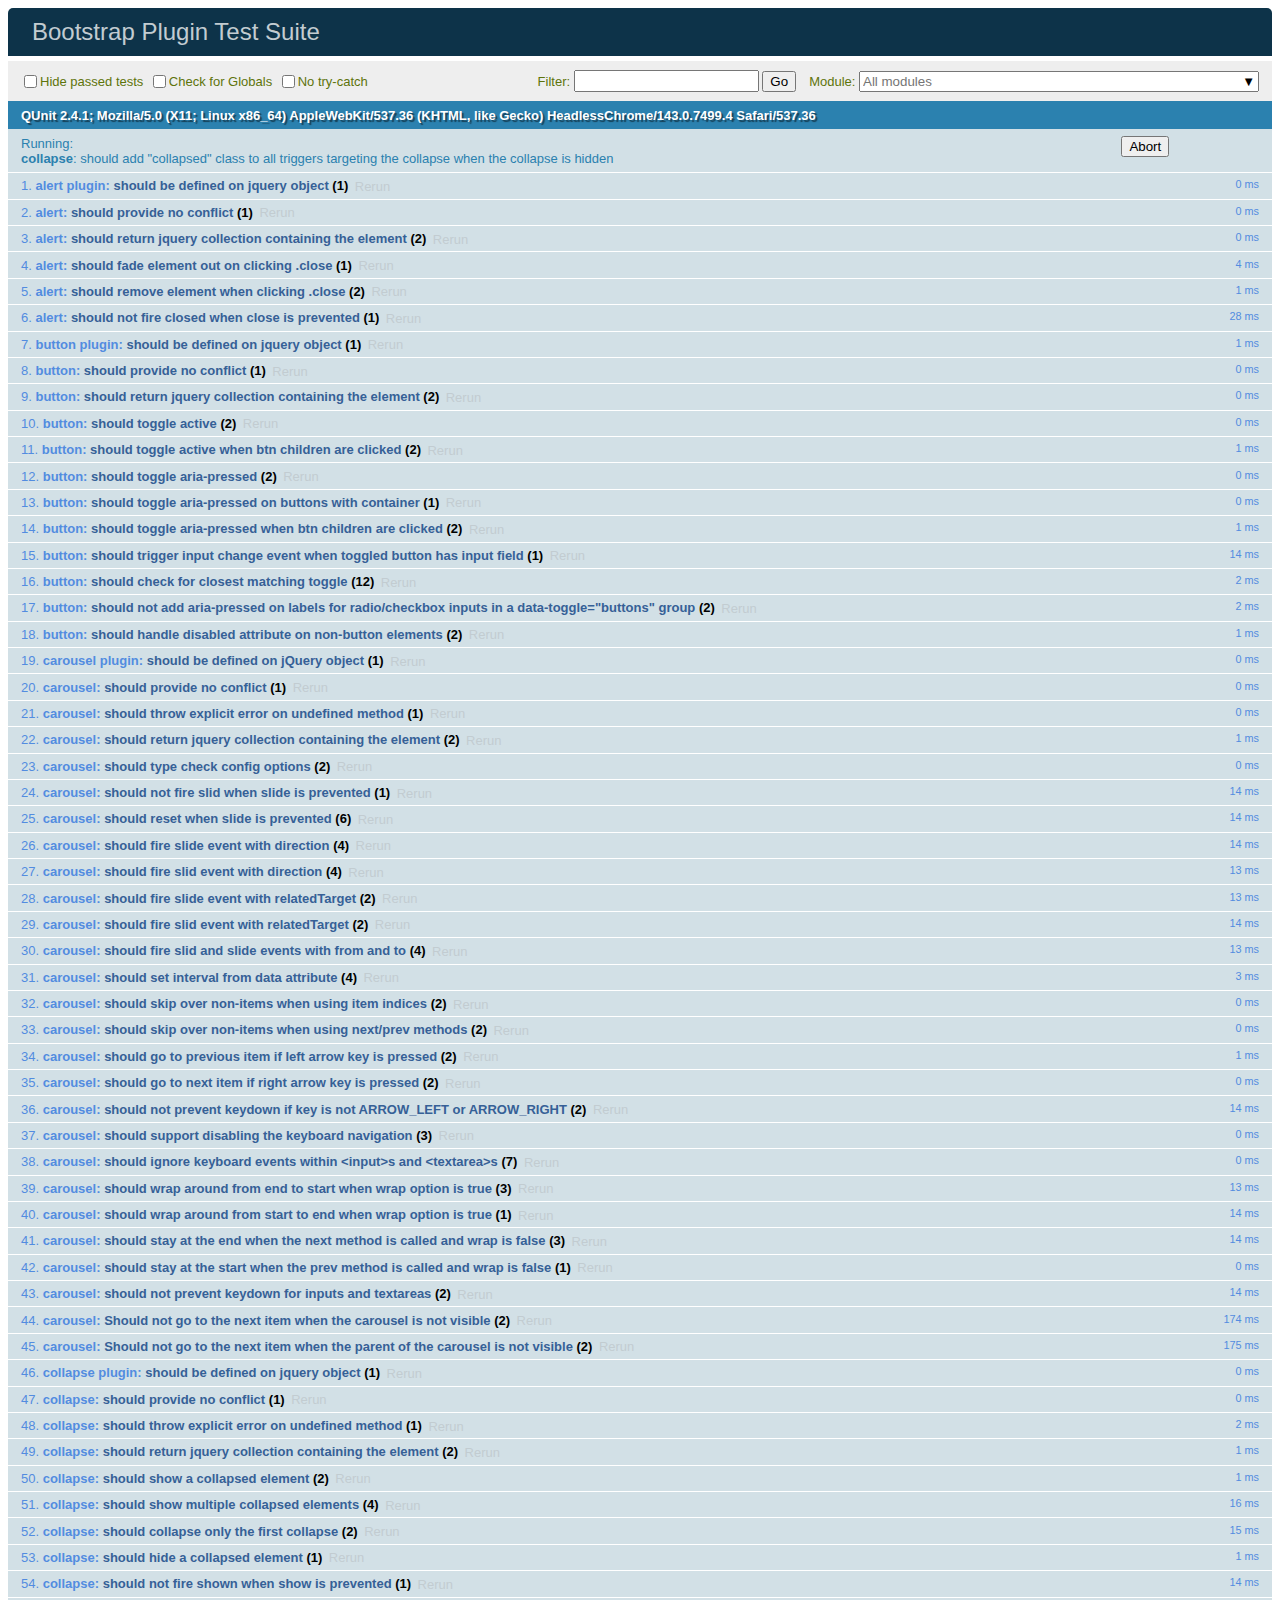
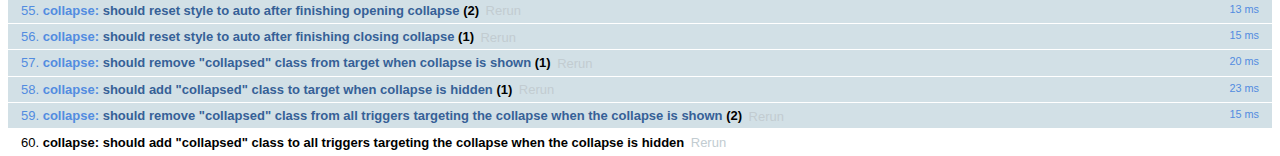
<file: bootstrap-4.0.0 2/js/tests/index.html>
<!doctype html>
<html lang="en">
  <head>
    <meta charset="utf-8">
    <meta name="viewport" content="width=device-width, initial-scale=1, shrink-to-fit=no">
    <title>Bootstrap Plugin Test Suite</title>

    <!-- jQuery -->
    <script>
      (function () {
        var path = '../../assets/js/vendor/jquery-slim.min.js'
        // get jquery param from the query string.
        var jQueryVersion = location.search.match(/[?&]jquery=(.*?)(?=&|$)/)

        // If a version was specified, use that version from our vendor folder
        if (jQueryVersion) {
          path = 'vendor/jquery-' + jQueryVersion[1] + '.min.js'
        }
        document.write('<script src="' + path + '"><\/script>')
      }())
    </script>
    <script src="../../assets/js/vendor/popper.min.js"></script>

    <!-- QUnit -->
    <link rel="stylesheet" href="vendor/qunit.css" media="screen">
    <script src="vendor/qunit.js"></script>

    <script>
      // Disable jQuery event aliases to ensure we don't accidentally use any of them
      [
        'blur',
        'focus',
        'focusin',
        'focusout',
        'resize',
        'scroll',
        'click',
        'dblclick',
        'mousedown',
        'mouseup',
        'mousemove',
        'mouseover',
        'mouseout',
        'mouseenter',
        'mouseleave',
        'change',
        'select',
        'submit',
        'keydown',
        'keypress',
        'keyup',
        'contextmenu'
      ].forEach(function(eventAlias) {
        $.fn[eventAlias] = function() {
          throw new Error('Using the ".' + eventAlias + '()" method is not allowed, so that Bootstrap can be compatible with custom jQuery builds which exclude the "event aliases" module that defines said method. See https://github.com/twbs/bootstrap/blob/master/CONTRIBUTING.md#js')
        }
      })

      // Require assert.expect in each test
      QUnit.config.requireExpects = true

      // See https://github.com/axemclion/grunt-saucelabs#test-result-details-with-qunit
      var log = []
      var testName

      QUnit.done(function(testResults) {
        var tests = []
        for (var i = 0; i < log.length; i++) {
          var details = log[i]
          tests.push({
            name: details.name,
            result: details.result,
            expected: details.expected,
            actual: details.actual,
            source: details.source
          })
        }
        testResults.tests = tests

        window.global_test_results = testResults
      })

      QUnit.testStart(function(testDetails) {
        QUnit.log(function(details) {
          if (!details.result) {
            details.name = testDetails.name
            log.push(details)
          }
        })
      })

      // Display fixture on-screen on iOS to avoid false positives
      // See https://github.com/twbs/bootstrap/pull/15955
      if (/iPhone|iPad|iPod/.test(navigator.userAgent)) {
        QUnit.begin(function() {
          $('#qunit-fixture').css({ top: 0, left: 0 })
        })

        QUnit.done(function() {
          $('#qunit-fixture').css({ top: '', left: '' })
        })
      }
    </script>

    <!-- Transpiled Plugins -->
    <script src="../dist/util.js"></script>
    <script src="../dist/alert.js"></script>
    <script src="../dist/button.js"></script>
    <script src="../dist/carousel.js"></script>
    <script src="../dist/collapse.js"></script>
    <script src="../dist/dropdown.js"></script>
    <script src="../dist/modal.js"></script>
    <script src="../dist/scrollspy.js"></script>
    <script src="../dist/tab.js"></script>
    <script src="../dist/tooltip.js"></script>
    <script src="../dist/popover.js"></script>

    <!-- Unit Tests -->
    <script src="unit/alert.js"></script>
    <script src="unit/button.js"></script>
    <script src="unit/carousel.js"></script>
    <script src="unit/collapse.js"></script>
    <script src="unit/dropdown.js"></script>
    <script src="unit/modal.js"></script>
    <script src="unit/scrollspy.js"></script>
    <script src="unit/tab.js"></script>
    <script src="unit/tooltip.js"></script>
    <script src="unit/popover.js"></script>
    <script src="unit/util.js"></script>
  </head>
  <body>
    <div id="qunit-container">
      <div id="qunit"></div>
      <div id="qunit-fixture"></div>
    </div>
  </body>
</html>
</file>
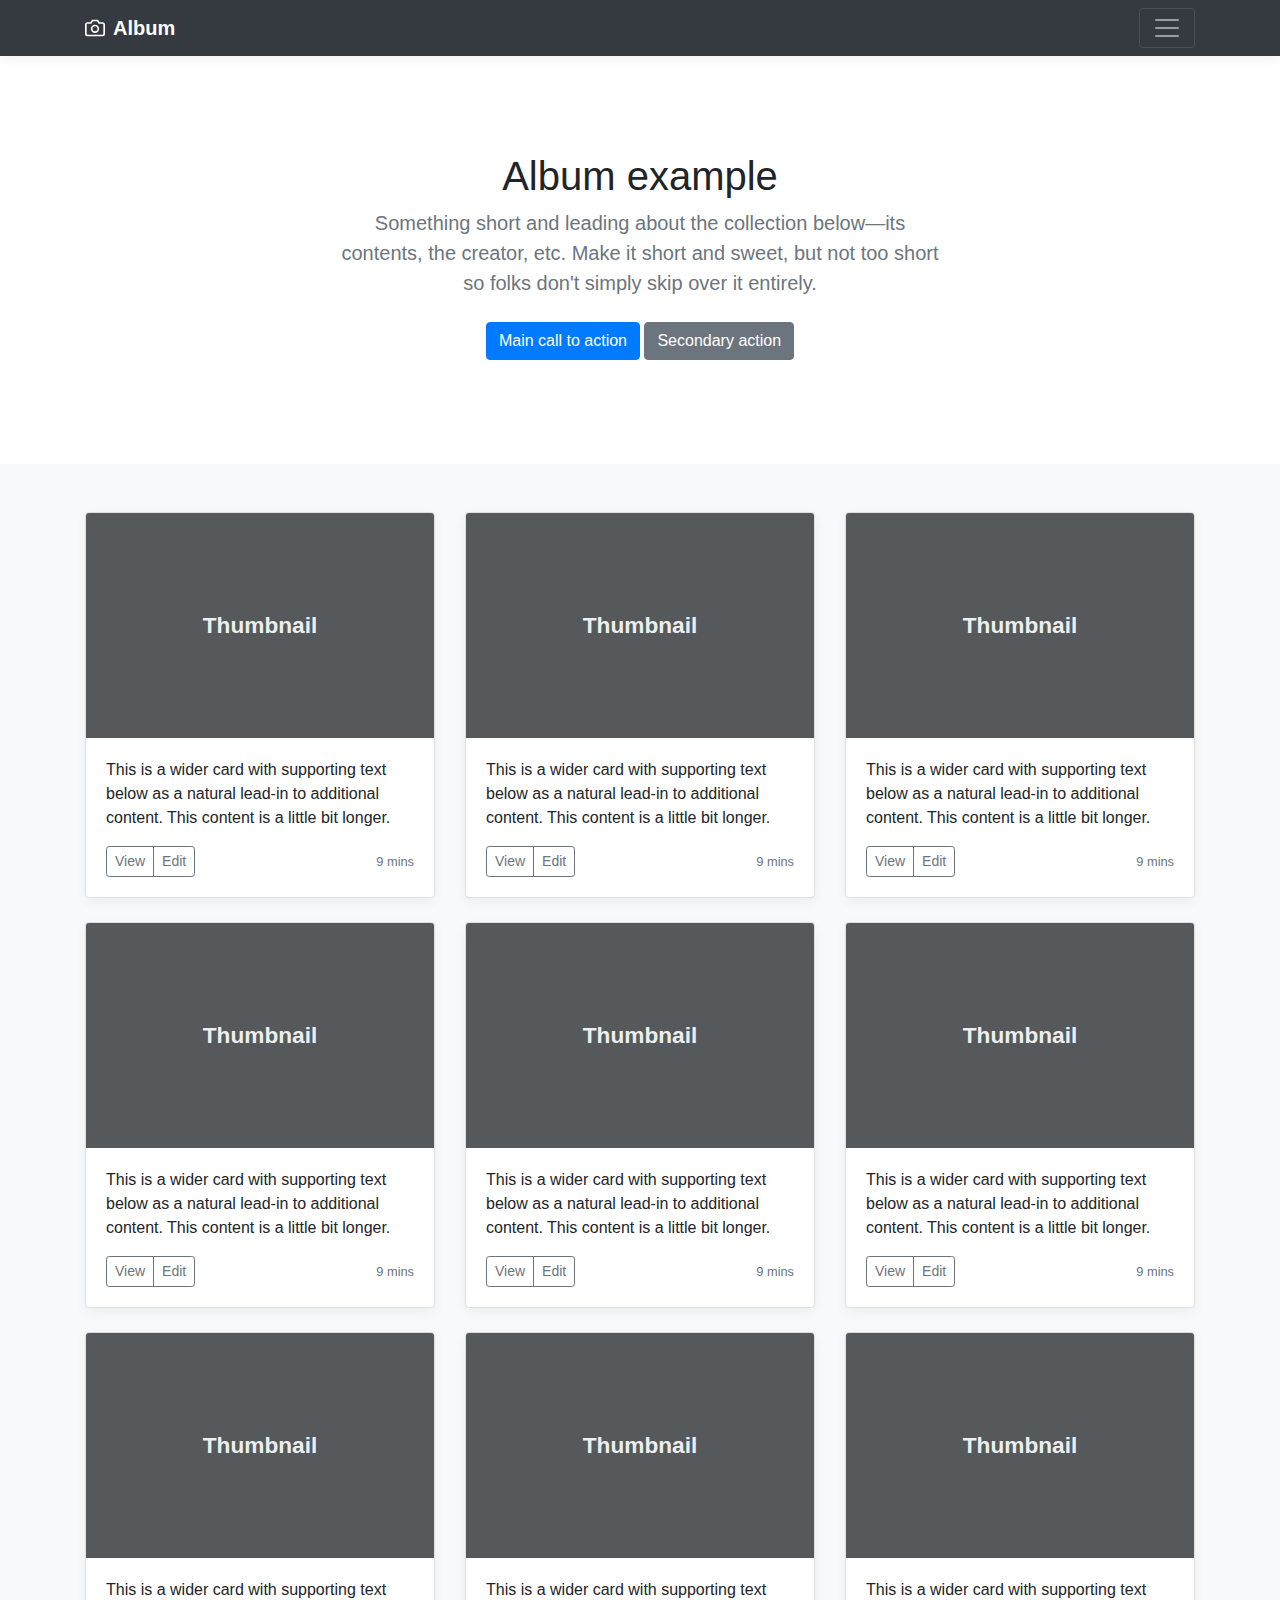
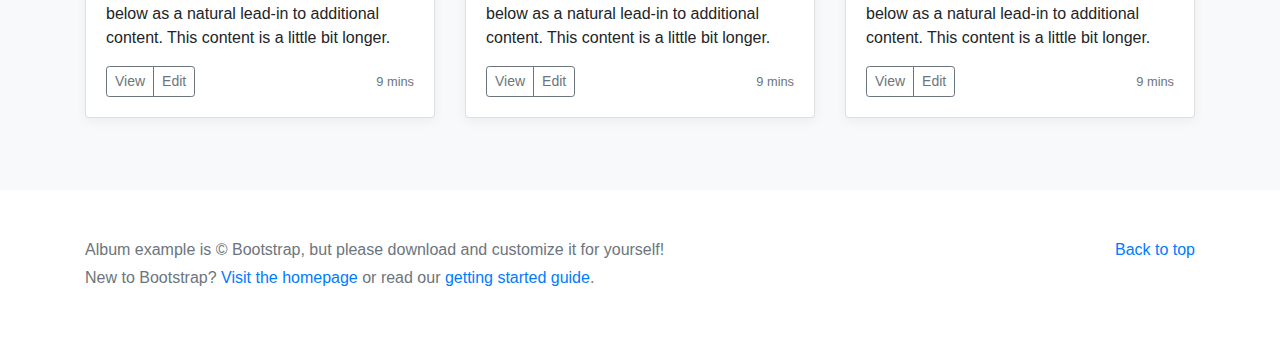
<file: bootstrap-4.0.0 2/docs/4.0/examples/album/index.html>
<!doctype html>
<html lang="en">
  <head>
    <meta charset="utf-8">
    <meta name="viewport" content="width=device-width, initial-scale=1, shrink-to-fit=no">
    <meta name="description" content="">
    <meta name="author" content="">
    <link rel="icon" href="../../../../favicon.ico">

    <title>Album example for Bootstrap</title>

    <!-- Bootstrap core CSS -->
    <link href="../../../../dist/css/bootstrap.min.css" rel="stylesheet">

    <!-- Custom styles for this template -->
    <link href="album.css" rel="stylesheet">
  </head>

  <body>

    <header>
      <div class="collapse bg-dark" id="navbarHeader">
        <div class="container">
          <div class="row">
            <div class="col-sm-8 col-md-7 py-4">
              <h4 class="text-white">About</h4>
              <p class="text-muted">Add some information about the album below, the author, or any other background context. Make it a few sentences long so folks can pick up some informative tidbits. Then, link them off to some social networking sites or contact information.</p>
            </div>
            <div class="col-sm-4 offset-md-1 py-4">
              <h4 class="text-white">Contact</h4>
              <ul class="list-unstyled">
                <li><a href="#" class="text-white">Follow on Twitter</a></li>
                <li><a href="#" class="text-white">Like on Facebook</a></li>
                <li><a href="#" class="text-white">Email me</a></li>
              </ul>
            </div>
          </div>
        </div>
      </div>
      <div class="navbar navbar-dark bg-dark box-shadow">
        <div class="container d-flex justify-content-between">
          <a href="#" class="navbar-brand d-flex align-items-center">
            <svg xmlns="http://www.w3.org/2000/svg" width="20" height="20" viewBox="0 0 24 24" fill="none" stroke="currentColor" stroke-width="2" stroke-linecap="round" stroke-linejoin="round" class="mr-2"><path d="M23 19a2 2 0 0 1-2 2H3a2 2 0 0 1-2-2V8a2 2 0 0 1 2-2h4l2-3h6l2 3h4a2 2 0 0 1 2 2z"></path><circle cx="12" cy="13" r="4"></circle></svg>
            <strong>Album</strong>
          </a>
          <button class="navbar-toggler" type="button" data-toggle="collapse" data-target="#navbarHeader" aria-controls="navbarHeader" aria-expanded="false" aria-label="Toggle navigation">
            <span class="navbar-toggler-icon"></span>
          </button>
        </div>
      </div>
    </header>

    <main role="main">

      <section class="jumbotron text-center">
        <div class="container">
          <h1 class="jumbotron-heading">Album example</h1>
          <p class="lead text-muted">Something short and leading about the collection below—its contents, the creator, etc. Make it short and sweet, but not too short so folks don't simply skip over it entirely.</p>
          <p>
            <a href="#" class="btn btn-primary my-2">Main call to action</a>
            <a href="#" class="btn btn-secondary my-2">Secondary action</a>
          </p>
        </div>
      </section>

      <div class="album py-5 bg-light">
        <div class="container">

          <div class="row">
            <div class="col-md-4">
              <div class="card mb-4 box-shadow">
                <img class="card-img-top" data-src="holder.js/100px225?theme=thumb&bg=55595c&fg=eceeef&text=Thumbnail" alt="Card image cap">
                <div class="card-body">
                  <p class="card-text">This is a wider card with supporting text below as a natural lead-in to additional content. This content is a little bit longer.</p>
                  <div class="d-flex justify-content-between align-items-center">
                    <div class="btn-group">
                      <button type="button" class="btn btn-sm btn-outline-secondary">View</button>
                      <button type="button" class="btn btn-sm btn-outline-secondary">Edit</button>
                    </div>
                    <small class="text-muted">9 mins</small>
                  </div>
                </div>
              </div>
            </div>
            <div class="col-md-4">
              <div class="card mb-4 box-shadow">
                <img class="card-img-top" data-src="holder.js/100px225?theme=thumb&bg=55595c&fg=eceeef&text=Thumbnail" alt="Card image cap">
                <div class="card-body">
                  <p class="card-text">This is a wider card with supporting text below as a natural lead-in to additional content. This content is a little bit longer.</p>
                  <div class="d-flex justify-content-between align-items-center">
                    <div class="btn-group">
                      <button type="button" class="btn btn-sm btn-outline-secondary">View</button>
                      <button type="button" class="btn btn-sm btn-outline-secondary">Edit</button>
                    </div>
                    <small class="text-muted">9 mins</small>
                  </div>
                </div>
              </div>
            </div>
            <div class="col-md-4">
              <div class="card mb-4 box-shadow">
                <img class="card-img-top" data-src="holder.js/100px225?theme=thumb&bg=55595c&fg=eceeef&text=Thumbnail" alt="Card image cap">
                <div class="card-body">
                  <p class="card-text">This is a wider card with supporting text below as a natural lead-in to additional content. This content is a little bit longer.</p>
                  <div class="d-flex justify-content-between align-items-center">
                    <div class="btn-group">
                      <button type="button" class="btn btn-sm btn-outline-secondary">View</button>
                      <button type="button" class="btn btn-sm btn-outline-secondary">Edit</button>
                    </div>
                    <small class="text-muted">9 mins</small>
                  </div>
                </div>
              </div>
            </div>

            <div class="col-md-4">
              <div class="card mb-4 box-shadow">
                <img class="card-img-top" data-src="holder.js/100px225?theme=thumb&bg=55595c&fg=eceeef&text=Thumbnail" alt="Card image cap">
                <div class="card-body">
                  <p class="card-text">This is a wider card with supporting text below as a natural lead-in to additional content. This content is a little bit longer.</p>
                  <div class="d-flex justify-content-between align-items-center">
                    <div class="btn-group">
                      <button type="button" class="btn btn-sm btn-outline-secondary">View</button>
                      <button type="button" class="btn btn-sm btn-outline-secondary">Edit</button>
                    </div>
                    <small class="text-muted">9 mins</small>
                  </div>
                </div>
              </div>
            </div>
            <div class="col-md-4">
              <div class="card mb-4 box-shadow">
                <img class="card-img-top" data-src="holder.js/100px225?theme=thumb&bg=55595c&fg=eceeef&text=Thumbnail" alt="Card image cap">
                <div class="card-body">
                  <p class="card-text">This is a wider card with supporting text below as a natural lead-in to additional content. This content is a little bit longer.</p>
                  <div class="d-flex justify-content-between align-items-center">
                    <div class="btn-group">
                      <button type="button" class="btn btn-sm btn-outline-secondary">View</button>
                      <button type="button" class="btn btn-sm btn-outline-secondary">Edit</button>
                    </div>
                    <small class="text-muted">9 mins</small>
                  </div>
                </div>
              </div>
            </div>
            <div class="col-md-4">
              <div class="card mb-4 box-shadow">
                <img class="card-img-top" data-src="holder.js/100px225?theme=thumb&bg=55595c&fg=eceeef&text=Thumbnail" alt="Card image cap">
                <div class="card-body">
                  <p class="card-text">This is a wider card with supporting text below as a natural lead-in to additional content. This content is a little bit longer.</p>
                  <div class="d-flex justify-content-between align-items-center">
                    <div class="btn-group">
                      <button type="button" class="btn btn-sm btn-outline-secondary">View</button>
                      <button type="button" class="btn btn-sm btn-outline-secondary">Edit</button>
                    </div>
                    <small class="text-muted">9 mins</small>
                  </div>
                </div>
              </div>
            </div>

            <div class="col-md-4">
              <div class="card mb-4 box-shadow">
                <img class="card-img-top" data-src="holder.js/100px225?theme=thumb&bg=55595c&fg=eceeef&text=Thumbnail" alt="Card image cap">
                <div class="card-body">
                  <p class="card-text">This is a wider card with supporting text below as a natural lead-in to additional content. This content is a little bit longer.</p>
                  <div class="d-flex justify-content-between align-items-center">
                    <div class="btn-group">
                      <button type="button" class="btn btn-sm btn-outline-secondary">View</button>
                      <button type="button" class="btn btn-sm btn-outline-secondary">Edit</button>
                    </div>
                    <small class="text-muted">9 mins</small>
                  </div>
                </div>
              </div>
            </div>
            <div class="col-md-4">
              <div class="card mb-4 box-shadow">
                <img class="card-img-top" data-src="holder.js/100px225?theme=thumb&bg=55595c&fg=eceeef&text=Thumbnail" alt="Card image cap">
                <div class="card-body">
                  <p class="card-text">This is a wider card with supporting text below as a natural lead-in to additional content. This content is a little bit longer.</p>
                  <div class="d-flex justify-content-between align-items-center">
                    <div class="btn-group">
                      <button type="button" class="btn btn-sm btn-outline-secondary">View</button>
                      <button type="button" class="btn btn-sm btn-outline-secondary">Edit</button>
                    </div>
                    <small class="text-muted">9 mins</small>
                  </div>
                </div>
              </div>
            </div>
            <div class="col-md-4">
              <div class="card mb-4 box-shadow">
                <img class="card-img-top" data-src="holder.js/100px225?theme=thumb&bg=55595c&fg=eceeef&text=Thumbnail" alt="Card image cap">
                <div class="card-body">
                  <p class="card-text">This is a wider card with supporting text below as a natural lead-in to additional content. This content is a little bit longer.</p>
                  <div class="d-flex justify-content-between align-items-center">
                    <div class="btn-group">
                      <button type="button" class="btn btn-sm btn-outline-secondary">View</button>
                      <button type="button" class="btn btn-sm btn-outline-secondary">Edit</button>
                    </div>
                    <small class="text-muted">9 mins</small>
                  </div>
                </div>
              </div>
            </div>
          </div>
        </div>
      </div>

    </main>

    <footer class="text-muted">
      <div class="container">
        <p class="float-right">
          <a href="#">Back to top</a>
        </p>
        <p>Album example is &copy; Bootstrap, but please download and customize it for yourself!</p>
        <p>New to Bootstrap? <a href="../../">Visit the homepage</a> or read our <a href="../../getting-started/">getting started guide</a>.</p>
      </div>
    </footer>

    <!-- Bootstrap core JavaScript
    ================================================== -->
    <!-- Placed at the end of the document so the pages load faster -->
    <script src="https://code.jquery.com/jquery-3.2.1.slim.min.js" integrity="sha384-KJ3o2DKtIkvYIK3UENzmM7KCkRr/rE9/Qpg6aAZGJwFDMVNA/GpGFF93hXpG5KkN" crossorigin="anonymous"></script>
    <script>window.jQuery || document.write('<script src="../../../../assets/js/vendor/jquery-slim.min.js"><\/script>')</script>
    <script src="../../../../assets/js/vendor/popper.min.js"></script>
    <script src="../../../../dist/js/bootstrap.min.js"></script>
    <script src="../../../../assets/js/vendor/holder.min.js"></script>
  </body>
</html>
</file>
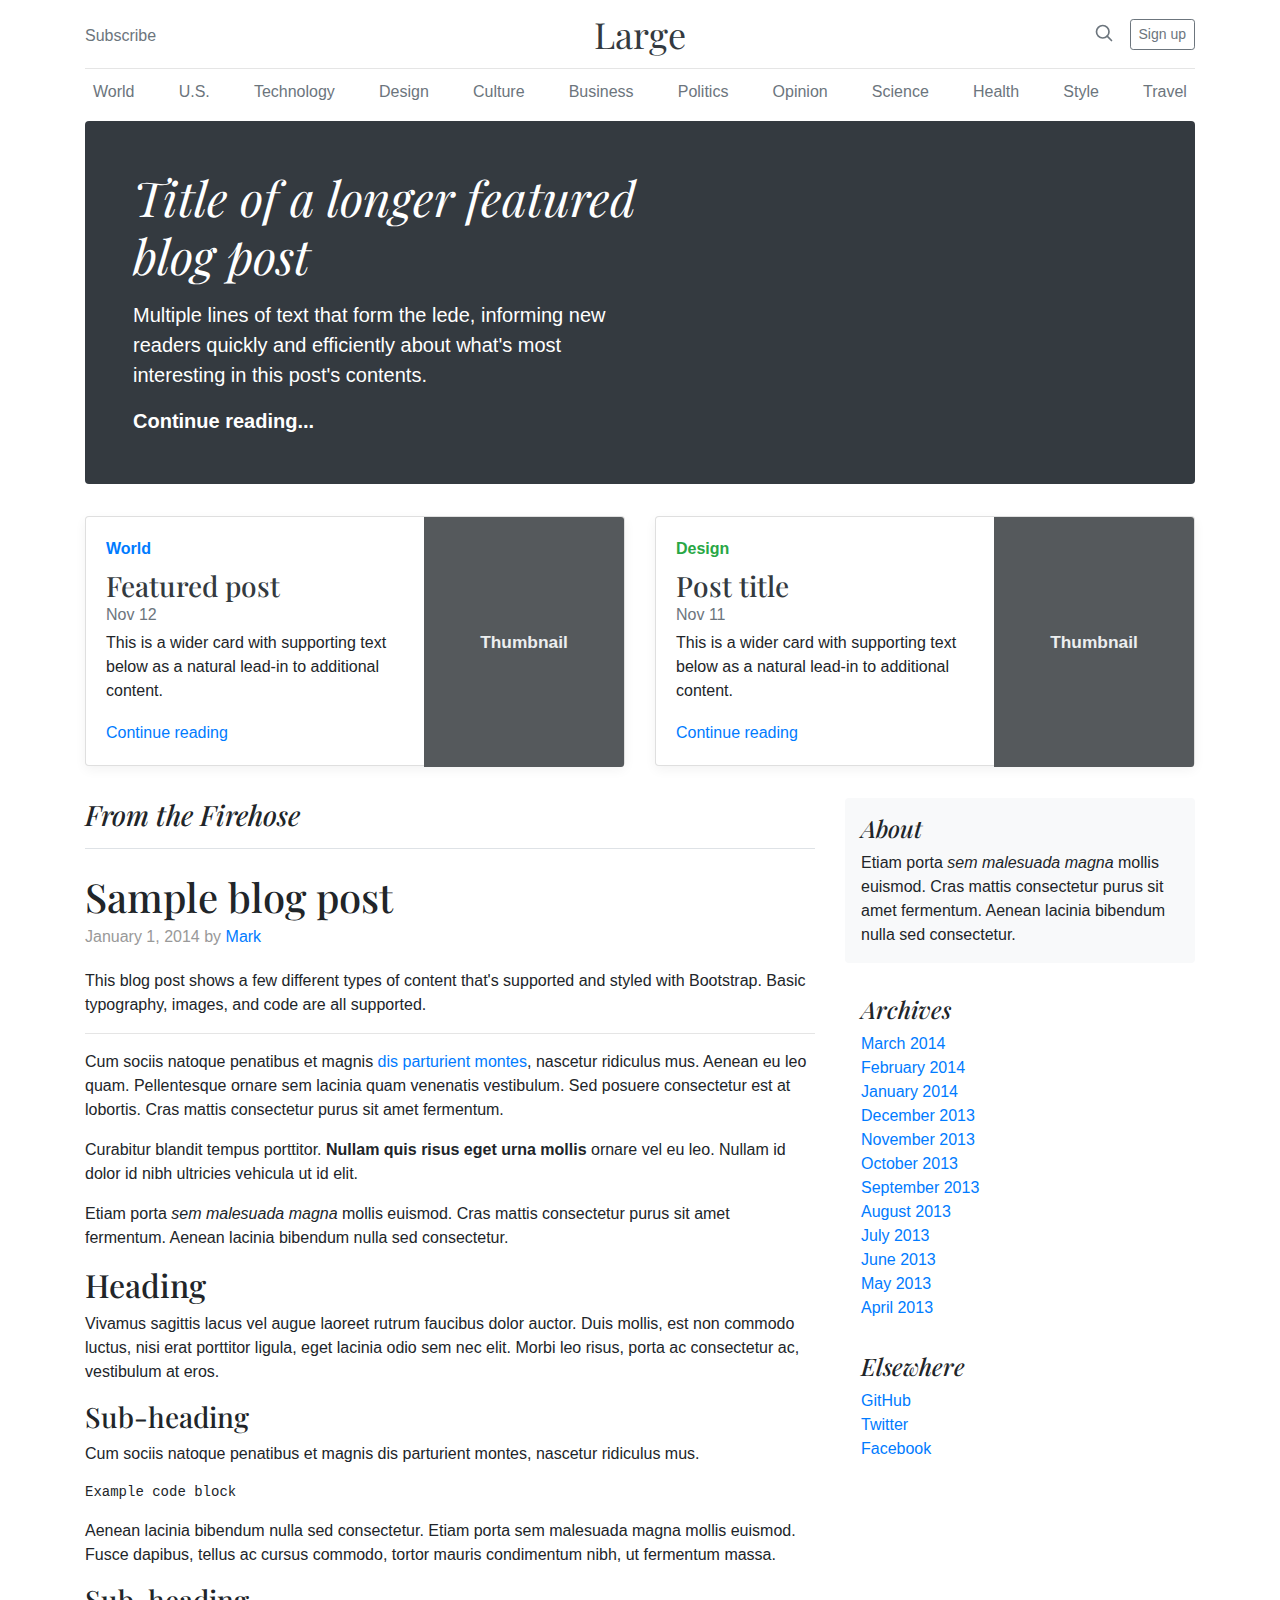
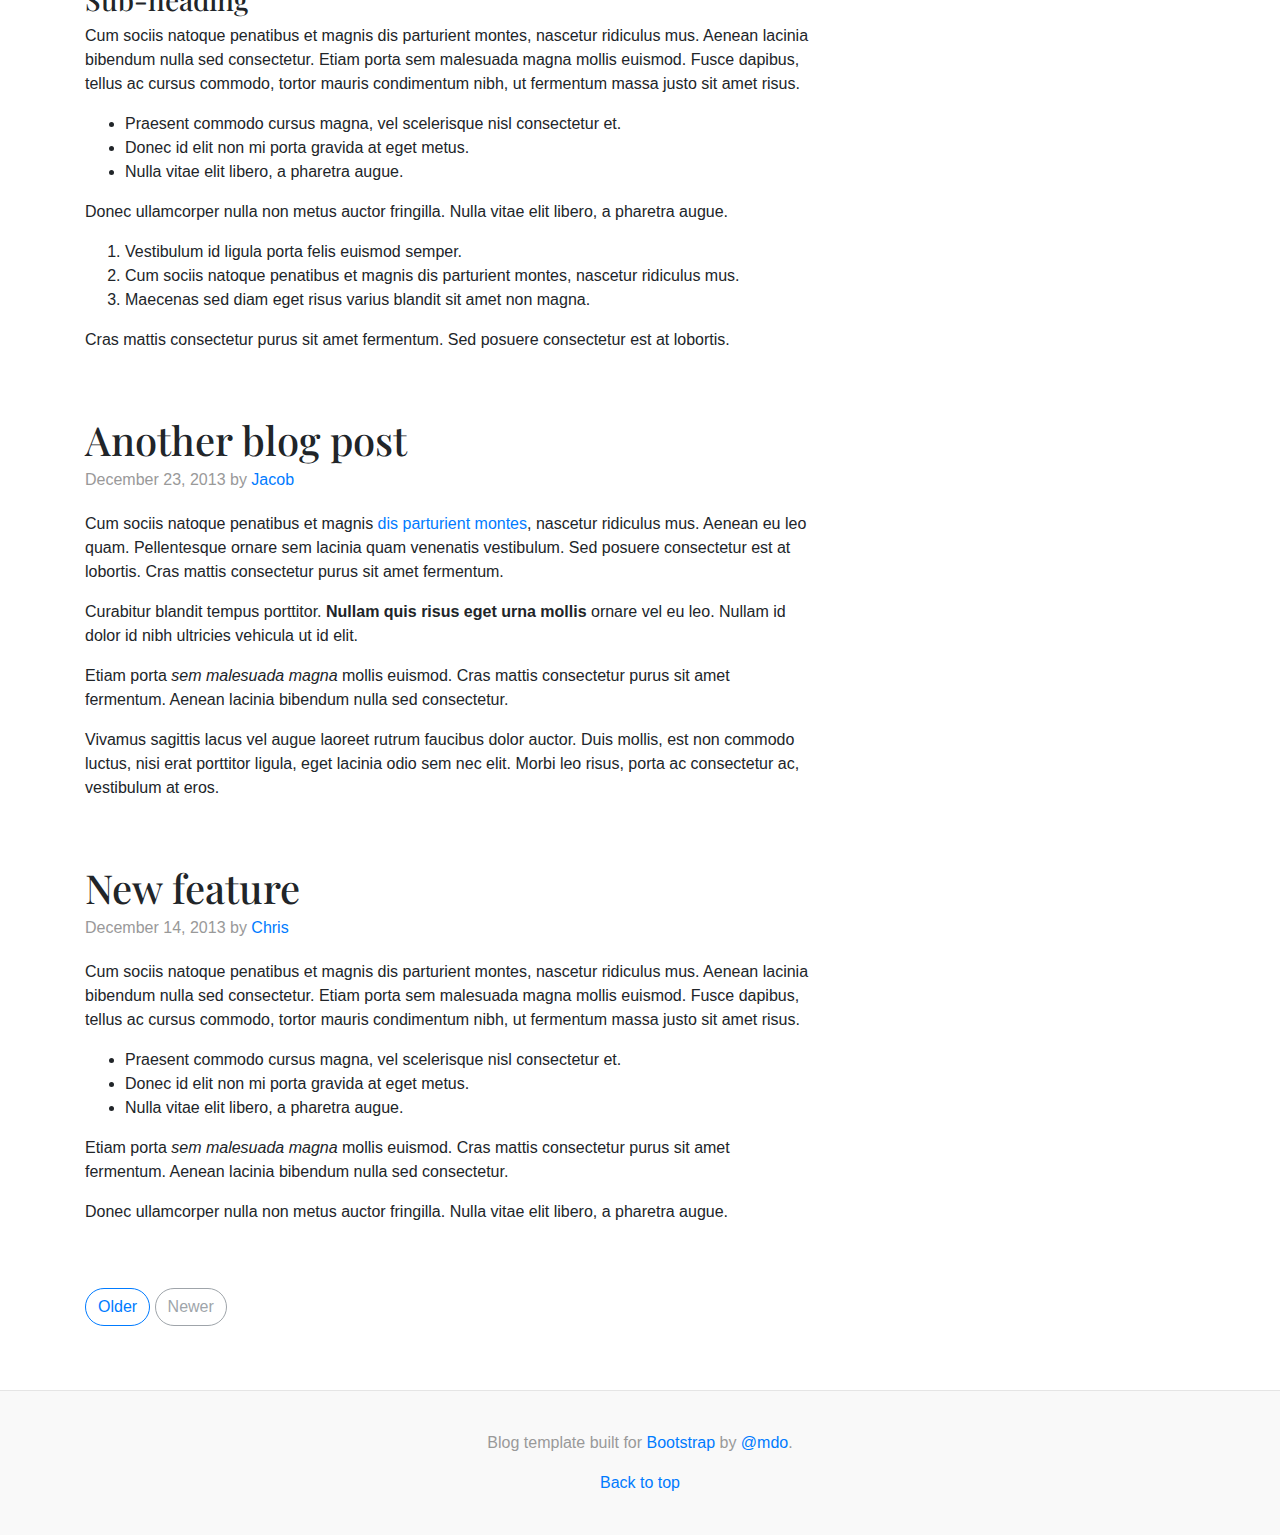
<file: bootstrap-4.0.0 2/docs/4.0/examples/blog/index.html>
<!doctype html>
<html lang="en">
  <head>
    <meta charset="utf-8">
    <meta name="viewport" content="width=device-width, initial-scale=1, shrink-to-fit=no">
    <meta name="description" content="">
    <meta name="author" content="">
    <link rel="icon" href="../../../../favicon.ico">

    <title>Blog Template for Bootstrap</title>

    <!-- Bootstrap core CSS -->
    <link href="../../../../dist/css/bootstrap.min.css" rel="stylesheet">

    <!-- Custom styles for this template -->
    <link href="https://fonts.googleapis.com/css?family=Playfair+Display:700,900" rel="stylesheet">
    <link href="blog.css" rel="stylesheet">
  </head>

  <body>

    <div class="container">
      <header class="blog-header py-3">
        <div class="row flex-nowrap justify-content-between align-items-center">
          <div class="col-4 pt-1">
            <a class="text-muted" href="#">Subscribe</a>
          </div>
          <div class="col-4 text-center">
            <a class="blog-header-logo text-dark" href="#">Large</a>
          </div>
          <div class="col-4 d-flex justify-content-end align-items-center">
            <a class="text-muted" href="#">
              <svg xmlns="http://www.w3.org/2000/svg" width="20" height="20" viewBox="0 0 24 24" fill="none" stroke="currentColor" stroke-width="2" stroke-linecap="round" stroke-linejoin="round" class="mx-3"><circle cx="10.5" cy="10.5" r="7.5"></circle><line x1="21" y1="21" x2="15.8" y2="15.8"></line></svg>
            </a>
            <a class="btn btn-sm btn-outline-secondary" href="#">Sign up</a>
          </div>
        </div>
      </header>

      <div class="nav-scroller py-1 mb-2">
        <nav class="nav d-flex justify-content-between">
          <a class="p-2 text-muted" href="#">World</a>
          <a class="p-2 text-muted" href="#">U.S.</a>
          <a class="p-2 text-muted" href="#">Technology</a>
          <a class="p-2 text-muted" href="#">Design</a>
          <a class="p-2 text-muted" href="#">Culture</a>
          <a class="p-2 text-muted" href="#">Business</a>
          <a class="p-2 text-muted" href="#">Politics</a>
          <a class="p-2 text-muted" href="#">Opinion</a>
          <a class="p-2 text-muted" href="#">Science</a>
          <a class="p-2 text-muted" href="#">Health</a>
          <a class="p-2 text-muted" href="#">Style</a>
          <a class="p-2 text-muted" href="#">Travel</a>
        </nav>
      </div>

      <div class="jumbotron p-3 p-md-5 text-white rounded bg-dark">
        <div class="col-md-6 px-0">
          <h1 class="display-4 font-italic">Title of a longer featured blog post</h1>
          <p class="lead my-3">Multiple lines of text that form the lede, informing new readers quickly and efficiently about what's most interesting in this post's contents.</p>
          <p class="lead mb-0"><a href="#" class="text-white font-weight-bold">Continue reading...</a></p>
        </div>
      </div>

      <div class="row mb-2">
        <div class="col-md-6">
          <div class="card flex-md-row mb-4 box-shadow h-md-250">
            <div class="card-body d-flex flex-column align-items-start">
              <strong class="d-inline-block mb-2 text-primary">World</strong>
              <h3 class="mb-0">
                <a class="text-dark" href="#">Featured post</a>
              </h3>
              <div class="mb-1 text-muted">Nov 12</div>
              <p class="card-text mb-auto">This is a wider card with supporting text below as a natural lead-in to additional content.</p>
              <a href="#">Continue reading</a>
            </div>
            <img class="card-img-right flex-auto d-none d-md-block" data-src="holder.js/200x250?theme=thumb" alt="Card image cap">
          </div>
        </div>
        <div class="col-md-6">
          <div class="card flex-md-row mb-4 box-shadow h-md-250">
            <div class="card-body d-flex flex-column align-items-start">
              <strong class="d-inline-block mb-2 text-success">Design</strong>
              <h3 class="mb-0">
                <a class="text-dark" href="#">Post title</a>
              </h3>
              <div class="mb-1 text-muted">Nov 11</div>
              <p class="card-text mb-auto">This is a wider card with supporting text below as a natural lead-in to additional content.</p>
              <a href="#">Continue reading</a>
            </div>
            <img class="card-img-right flex-auto d-none d-md-block" data-src="holder.js/200x250?theme=thumb" alt="Card image cap">
          </div>
        </div>
      </div>
    </div>

    <main role="main" class="container">
      <div class="row">
        <div class="col-md-8 blog-main">
          <h3 class="pb-3 mb-4 font-italic border-bottom">
            From the Firehose
          </h3>

          <div class="blog-post">
            <h2 class="blog-post-title">Sample blog post</h2>
            <p class="blog-post-meta">January 1, 2014 by <a href="#">Mark</a></p>

            <p>This blog post shows a few different types of content that's supported and styled with Bootstrap. Basic typography, images, and code are all supported.</p>
            <hr>
            <p>Cum sociis natoque penatibus et magnis <a href="#">dis parturient montes</a>, nascetur ridiculus mus. Aenean eu leo quam. Pellentesque ornare sem lacinia quam venenatis vestibulum. Sed posuere consectetur est at lobortis. Cras mattis consectetur purus sit amet fermentum.</p>
            <blockquote>
              <p>Curabitur blandit tempus porttitor. <strong>Nullam quis risus eget urna mollis</strong> ornare vel eu leo. Nullam id dolor id nibh ultricies vehicula ut id elit.</p>
            </blockquote>
            <p>Etiam porta <em>sem malesuada magna</em> mollis euismod. Cras mattis consectetur purus sit amet fermentum. Aenean lacinia bibendum nulla sed consectetur.</p>
            <h2>Heading</h2>
            <p>Vivamus sagittis lacus vel augue laoreet rutrum faucibus dolor auctor. Duis mollis, est non commodo luctus, nisi erat porttitor ligula, eget lacinia odio sem nec elit. Morbi leo risus, porta ac consectetur ac, vestibulum at eros.</p>
            <h3>Sub-heading</h3>
            <p>Cum sociis natoque penatibus et magnis dis parturient montes, nascetur ridiculus mus.</p>
            <pre><code>Example code block</code></pre>
            <p>Aenean lacinia bibendum nulla sed consectetur. Etiam porta sem malesuada magna mollis euismod. Fusce dapibus, tellus ac cursus commodo, tortor mauris condimentum nibh, ut fermentum massa.</p>
            <h3>Sub-heading</h3>
            <p>Cum sociis natoque penatibus et magnis dis parturient montes, nascetur ridiculus mus. Aenean lacinia bibendum nulla sed consectetur. Etiam porta sem malesuada magna mollis euismod. Fusce dapibus, tellus ac cursus commodo, tortor mauris condimentum nibh, ut fermentum massa justo sit amet risus.</p>
            <ul>
              <li>Praesent commodo cursus magna, vel scelerisque nisl consectetur et.</li>
              <li>Donec id elit non mi porta gravida at eget metus.</li>
              <li>Nulla vitae elit libero, a pharetra augue.</li>
            </ul>
            <p>Donec ullamcorper nulla non metus auctor fringilla. Nulla vitae elit libero, a pharetra augue.</p>
            <ol>
              <li>Vestibulum id ligula porta felis euismod semper.</li>
              <li>Cum sociis natoque penatibus et magnis dis parturient montes, nascetur ridiculus mus.</li>
              <li>Maecenas sed diam eget risus varius blandit sit amet non magna.</li>
            </ol>
            <p>Cras mattis consectetur purus sit amet fermentum. Sed posuere consectetur est at lobortis.</p>
          </div><!-- /.blog-post -->

          <div class="blog-post">
            <h2 class="blog-post-title">Another blog post</h2>
            <p class="blog-post-meta">December 23, 2013 by <a href="#">Jacob</a></p>

            <p>Cum sociis natoque penatibus et magnis <a href="#">dis parturient montes</a>, nascetur ridiculus mus. Aenean eu leo quam. Pellentesque ornare sem lacinia quam venenatis vestibulum. Sed posuere consectetur est at lobortis. Cras mattis consectetur purus sit amet fermentum.</p>
            <blockquote>
              <p>Curabitur blandit tempus porttitor. <strong>Nullam quis risus eget urna mollis</strong> ornare vel eu leo. Nullam id dolor id nibh ultricies vehicula ut id elit.</p>
            </blockquote>
            <p>Etiam porta <em>sem malesuada magna</em> mollis euismod. Cras mattis consectetur purus sit amet fermentum. Aenean lacinia bibendum nulla sed consectetur.</p>
            <p>Vivamus sagittis lacus vel augue laoreet rutrum faucibus dolor auctor. Duis mollis, est non commodo luctus, nisi erat porttitor ligula, eget lacinia odio sem nec elit. Morbi leo risus, porta ac consectetur ac, vestibulum at eros.</p>
          </div><!-- /.blog-post -->

          <div class="blog-post">
            <h2 class="blog-post-title">New feature</h2>
            <p class="blog-post-meta">December 14, 2013 by <a href="#">Chris</a></p>

            <p>Cum sociis natoque penatibus et magnis dis parturient montes, nascetur ridiculus mus. Aenean lacinia bibendum nulla sed consectetur. Etiam porta sem malesuada magna mollis euismod. Fusce dapibus, tellus ac cursus commodo, tortor mauris condimentum nibh, ut fermentum massa justo sit amet risus.</p>
            <ul>
              <li>Praesent commodo cursus magna, vel scelerisque nisl consectetur et.</li>
              <li>Donec id elit non mi porta gravida at eget metus.</li>
              <li>Nulla vitae elit libero, a pharetra augue.</li>
            </ul>
            <p>Etiam porta <em>sem malesuada magna</em> mollis euismod. Cras mattis consectetur purus sit amet fermentum. Aenean lacinia bibendum nulla sed consectetur.</p>
            <p>Donec ullamcorper nulla non metus auctor fringilla. Nulla vitae elit libero, a pharetra augue.</p>
          </div><!-- /.blog-post -->

          <nav class="blog-pagination">
            <a class="btn btn-outline-primary" href="#">Older</a>
            <a class="btn btn-outline-secondary disabled" href="#">Newer</a>
          </nav>

        </div><!-- /.blog-main -->

        <aside class="col-md-4 blog-sidebar">
          <div class="p-3 mb-3 bg-light rounded">
            <h4 class="font-italic">About</h4>
            <p class="mb-0">Etiam porta <em>sem malesuada magna</em> mollis euismod. Cras mattis consectetur purus sit amet fermentum. Aenean lacinia bibendum nulla sed consectetur.</p>
          </div>

          <div class="p-3">
            <h4 class="font-italic">Archives</h4>
            <ol class="list-unstyled mb-0">
              <li><a href="#">March 2014</a></li>
              <li><a href="#">February 2014</a></li>
              <li><a href="#">January 2014</a></li>
              <li><a href="#">December 2013</a></li>
              <li><a href="#">November 2013</a></li>
              <li><a href="#">October 2013</a></li>
              <li><a href="#">September 2013</a></li>
              <li><a href="#">August 2013</a></li>
              <li><a href="#">July 2013</a></li>
              <li><a href="#">June 2013</a></li>
              <li><a href="#">May 2013</a></li>
              <li><a href="#">April 2013</a></li>
            </ol>
          </div>

          <div class="p-3">
            <h4 class="font-italic">Elsewhere</h4>
            <ol class="list-unstyled">
              <li><a href="#">GitHub</a></li>
              <li><a href="#">Twitter</a></li>
              <li><a href="#">Facebook</a></li>
            </ol>
          </div>
        </aside><!-- /.blog-sidebar -->

      </div><!-- /.row -->

    </main><!-- /.container -->

    <footer class="blog-footer">
      <p>Blog template built for <a href="https://getbootstrap.com/">Bootstrap</a> by <a href="https://twitter.com/mdo">@mdo</a>.</p>
      <p>
        <a href="#">Back to top</a>
      </p>
    </footer>

    <!-- Bootstrap core JavaScript
    ================================================== -->
    <!-- Placed at the end of the document so the pages load faster -->
    <script src="https://code.jquery.com/jquery-3.2.1.slim.min.js" integrity="sha384-KJ3o2DKtIkvYIK3UENzmM7KCkRr/rE9/Qpg6aAZGJwFDMVNA/GpGFF93hXpG5KkN" crossorigin="anonymous"></script>
    <script>window.jQuery || document.write('<script src="../../../../assets/js/vendor/jquery-slim.min.js"><\/script>')</script>
    <script src="../../../../assets/js/vendor/popper.min.js"></script>
    <script src="../../../../dist/js/bootstrap.min.js"></script>
    <script src="../../../../assets/js/vendor/holder.min.js"></script>
    <script>
      Holder.addTheme('thumb', {
        bg: '#55595c',
        fg: '#eceeef',
        text: 'Thumbnail'
      });
    </script>
  </body>
</html>
</file>
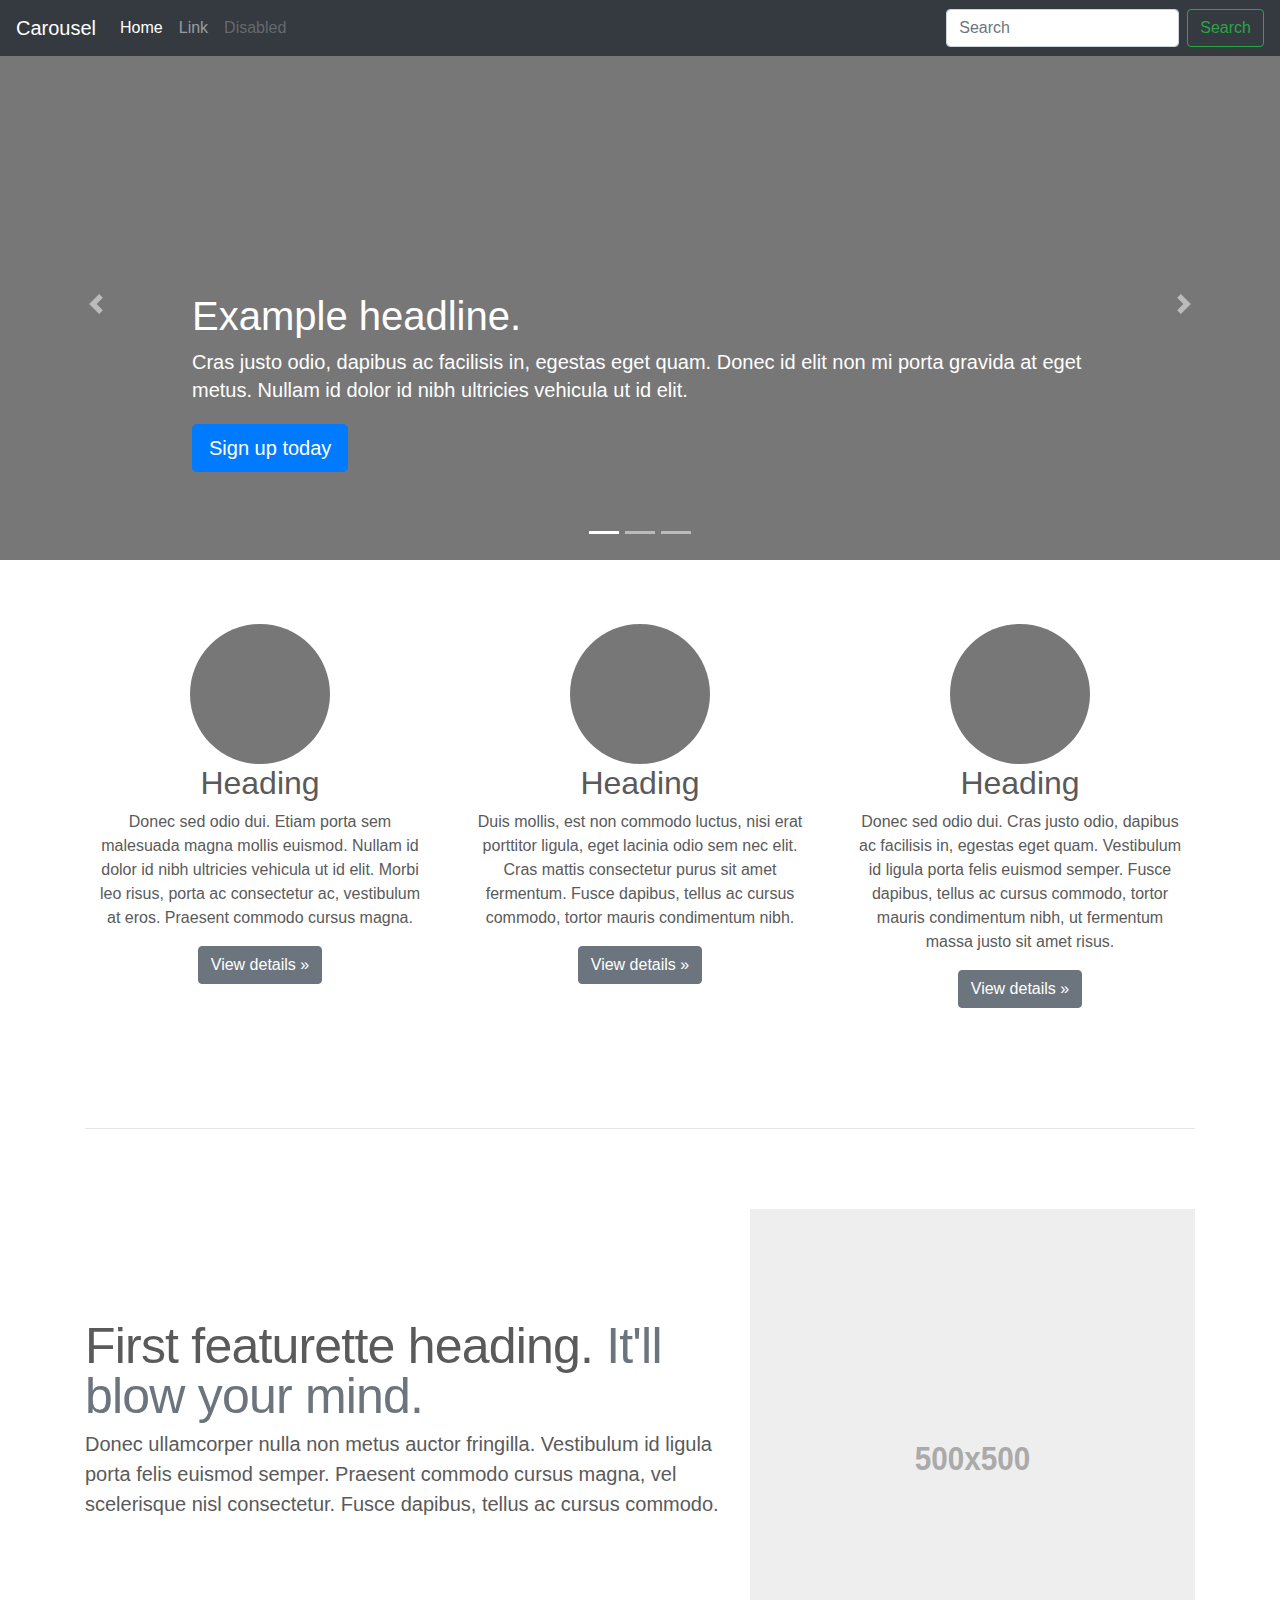
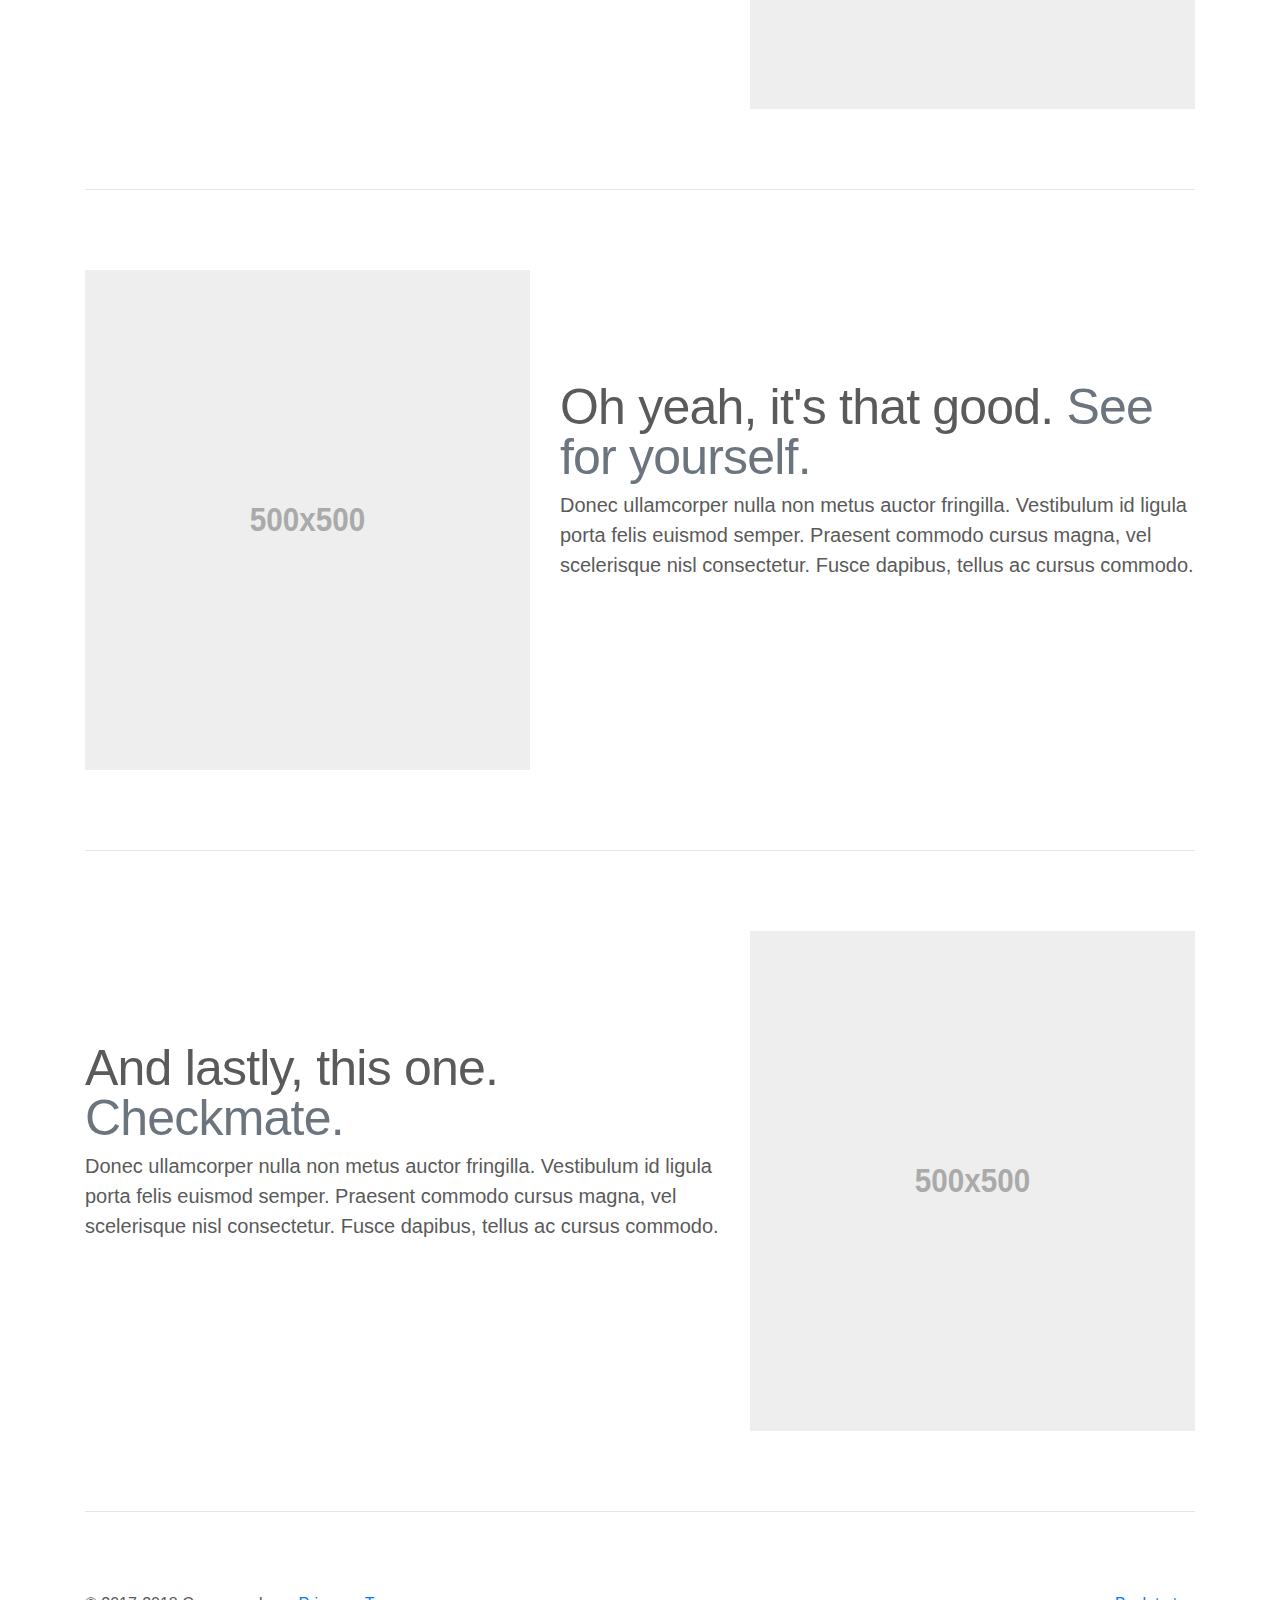
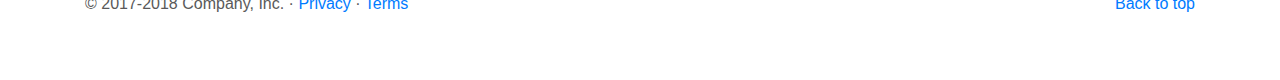
<file: bootstrap-4.0.0 2/docs/4.0/examples/carousel/index.html>
<!doctype html>
<html lang="en">
  <head>
    <meta charset="utf-8">
    <meta name="viewport" content="width=device-width, initial-scale=1, shrink-to-fit=no">
    <meta name="description" content="">
    <meta name="author" content="">
    <link rel="icon" href="../../../../favicon.ico">

    <title>Carousel Template for Bootstrap</title>

    <!-- Bootstrap core CSS -->
    <link href="../../../../dist/css/bootstrap.min.css" rel="stylesheet">

    <!-- Custom styles for this template -->
    <link href="carousel.css" rel="stylesheet">
  </head>
  <body>

    <header>
      <nav class="navbar navbar-expand-md navbar-dark fixed-top bg-dark">
        <a class="navbar-brand" href="#">Carousel</a>
        <button class="navbar-toggler" type="button" data-toggle="collapse" data-target="#navbarCollapse" aria-controls="navbarCollapse" aria-expanded="false" aria-label="Toggle navigation">
          <span class="navbar-toggler-icon"></span>
        </button>
        <div class="collapse navbar-collapse" id="navbarCollapse">
          <ul class="navbar-nav mr-auto">
            <li class="nav-item active">
              <a class="nav-link" href="#">Home <span class="sr-only">(current)</span></a>
            </li>
            <li class="nav-item">
              <a class="nav-link" href="#">Link</a>
            </li>
            <li class="nav-item">
              <a class="nav-link disabled" href="#">Disabled</a>
            </li>
          </ul>
          <form class="form-inline mt-2 mt-md-0">
            <input class="form-control mr-sm-2" type="text" placeholder="Search" aria-label="Search">
            <button class="btn btn-outline-success my-2 my-sm-0" type="submit">Search</button>
          </form>
        </div>
      </nav>
    </header>

    <main role="main">

      <div id="myCarousel" class="carousel slide" data-ride="carousel">
        <ol class="carousel-indicators">
          <li data-target="#myCarousel" data-slide-to="0" class="active"></li>
          <li data-target="#myCarousel" data-slide-to="1"></li>
          <li data-target="#myCarousel" data-slide-to="2"></li>
        </ol>
        <div class="carousel-inner">
          <div class="carousel-item active">
            <img class="first-slide" src="[data-uri]" alt="First slide">
            <div class="container">
              <div class="carousel-caption text-left">
                <h1>Example headline.</h1>
                <p>Cras justo odio, dapibus ac facilisis in, egestas eget quam. Donec id elit non mi porta gravida at eget metus. Nullam id dolor id nibh ultricies vehicula ut id elit.</p>
                <p><a class="btn btn-lg btn-primary" href="#" role="button">Sign up today</a></p>
              </div>
            </div>
          </div>
          <div class="carousel-item">
            <img class="second-slide" src="[data-uri]" alt="Second slide">
            <div class="container">
              <div class="carousel-caption">
                <h1>Another example headline.</h1>
                <p>Cras justo odio, dapibus ac facilisis in, egestas eget quam. Donec id elit non mi porta gravida at eget metus. Nullam id dolor id nibh ultricies vehicula ut id elit.</p>
                <p><a class="btn btn-lg btn-primary" href="#" role="button">Learn more</a></p>
              </div>
            </div>
          </div>
          <div class="carousel-item">
            <img class="third-slide" src="[data-uri]" alt="Third slide">
            <div class="container">
              <div class="carousel-caption text-right">
                <h1>One more for good measure.</h1>
                <p>Cras justo odio, dapibus ac facilisis in, egestas eget quam. Donec id elit non mi porta gravida at eget metus. Nullam id dolor id nibh ultricies vehicula ut id elit.</p>
                <p><a class="btn btn-lg btn-primary" href="#" role="button">Browse gallery</a></p>
              </div>
            </div>
          </div>
        </div>
        <a class="carousel-control-prev" href="#myCarousel" role="button" data-slide="prev">
          <span class="carousel-control-prev-icon" aria-hidden="true"></span>
          <span class="sr-only">Previous</span>
        </a>
        <a class="carousel-control-next" href="#myCarousel" role="button" data-slide="next">
          <span class="carousel-control-next-icon" aria-hidden="true"></span>
          <span class="sr-only">Next</span>
        </a>
      </div>


      <!-- Marketing messaging and featurettes
      ================================================== -->
      <!-- Wrap the rest of the page in another container to center all the content. -->

      <div class="container marketing">

        <!-- Three columns of text below the carousel -->
        <div class="row">
          <div class="col-lg-4">
            <img class="rounded-circle" src="[data-uri]" alt="Generic placeholder image" width="140" height="140">
            <h2>Heading</h2>
            <p>Donec sed odio dui. Etiam porta sem malesuada magna mollis euismod. Nullam id dolor id nibh ultricies vehicula ut id elit. Morbi leo risus, porta ac consectetur ac, vestibulum at eros. Praesent commodo cursus magna.</p>
            <p><a class="btn btn-secondary" href="#" role="button">View details &raquo;</a></p>
          </div><!-- /.col-lg-4 -->
          <div class="col-lg-4">
            <img class="rounded-circle" src="[data-uri]" alt="Generic placeholder image" width="140" height="140">
            <h2>Heading</h2>
            <p>Duis mollis, est non commodo luctus, nisi erat porttitor ligula, eget lacinia odio sem nec elit. Cras mattis consectetur purus sit amet fermentum. Fusce dapibus, tellus ac cursus commodo, tortor mauris condimentum nibh.</p>
            <p><a class="btn btn-secondary" href="#" role="button">View details &raquo;</a></p>
          </div><!-- /.col-lg-4 -->
          <div class="col-lg-4">
            <img class="rounded-circle" src="[data-uri]" alt="Generic placeholder image" width="140" height="140">
            <h2>Heading</h2>
            <p>Donec sed odio dui. Cras justo odio, dapibus ac facilisis in, egestas eget quam. Vestibulum id ligula porta felis euismod semper. Fusce dapibus, tellus ac cursus commodo, tortor mauris condimentum nibh, ut fermentum massa justo sit amet risus.</p>
            <p><a class="btn btn-secondary" href="#" role="button">View details &raquo;</a></p>
          </div><!-- /.col-lg-4 -->
        </div><!-- /.row -->


        <!-- START THE FEATURETTES -->

        <hr class="featurette-divider">

        <div class="row featurette">
          <div class="col-md-7">
            <h2 class="featurette-heading">First featurette heading. <span class="text-muted">It'll blow your mind.</span></h2>
            <p class="lead">Donec ullamcorper nulla non metus auctor fringilla. Vestibulum id ligula porta felis euismod semper. Praesent commodo cursus magna, vel scelerisque nisl consectetur. Fusce dapibus, tellus ac cursus commodo.</p>
          </div>
          <div class="col-md-5">
            <img class="featurette-image img-fluid mx-auto" data-src="holder.js/500x500/auto" alt="Generic placeholder image">
          </div>
        </div>

        <hr class="featurette-divider">

        <div class="row featurette">
          <div class="col-md-7 order-md-2">
            <h2 class="featurette-heading">Oh yeah, it's that good. <span class="text-muted">See for yourself.</span></h2>
            <p class="lead">Donec ullamcorper nulla non metus auctor fringilla. Vestibulum id ligula porta felis euismod semper. Praesent commodo cursus magna, vel scelerisque nisl consectetur. Fusce dapibus, tellus ac cursus commodo.</p>
          </div>
          <div class="col-md-5 order-md-1">
            <img class="featurette-image img-fluid mx-auto" data-src="holder.js/500x500/auto" alt="Generic placeholder image">
          </div>
        </div>

        <hr class="featurette-divider">

        <div class="row featurette">
          <div class="col-md-7">
            <h2 class="featurette-heading">And lastly, this one. <span class="text-muted">Checkmate.</span></h2>
            <p class="lead">Donec ullamcorper nulla non metus auctor fringilla. Vestibulum id ligula porta felis euismod semper. Praesent commodo cursus magna, vel scelerisque nisl consectetur. Fusce dapibus, tellus ac cursus commodo.</p>
          </div>
          <div class="col-md-5">
            <img class="featurette-image img-fluid mx-auto" data-src="holder.js/500x500/auto" alt="Generic placeholder image">
          </div>
        </div>

        <hr class="featurette-divider">

        <!-- /END THE FEATURETTES -->

      </div><!-- /.container -->


      <!-- FOOTER -->
      <footer class="container">
        <p class="float-right"><a href="#">Back to top</a></p>
        <p>&copy; 2017-2018 Company, Inc. &middot; <a href="#">Privacy</a> &middot; <a href="#">Terms</a></p>
      </footer>
    </main>

    <!-- Bootstrap core JavaScript
    ================================================== -->
    <!-- Placed at the end of the document so the pages load faster -->
    <script src="https://code.jquery.com/jquery-3.2.1.slim.min.js" integrity="sha384-KJ3o2DKtIkvYIK3UENzmM7KCkRr/rE9/Qpg6aAZGJwFDMVNA/GpGFF93hXpG5KkN" crossorigin="anonymous"></script>
    <script>window.jQuery || document.write('<script src="../../../../assets/js/vendor/jquery-slim.min.js"><\/script>')</script>
    <script src="../../../../assets/js/vendor/popper.min.js"></script>
    <script src="../../../../dist/js/bootstrap.min.js"></script>
    <!-- Just to make our placeholder images work. Don't actually copy the next line! -->
    <script src="../../../../assets/js/vendor/holder.min.js"></script>
  </body>
</html>
</file>
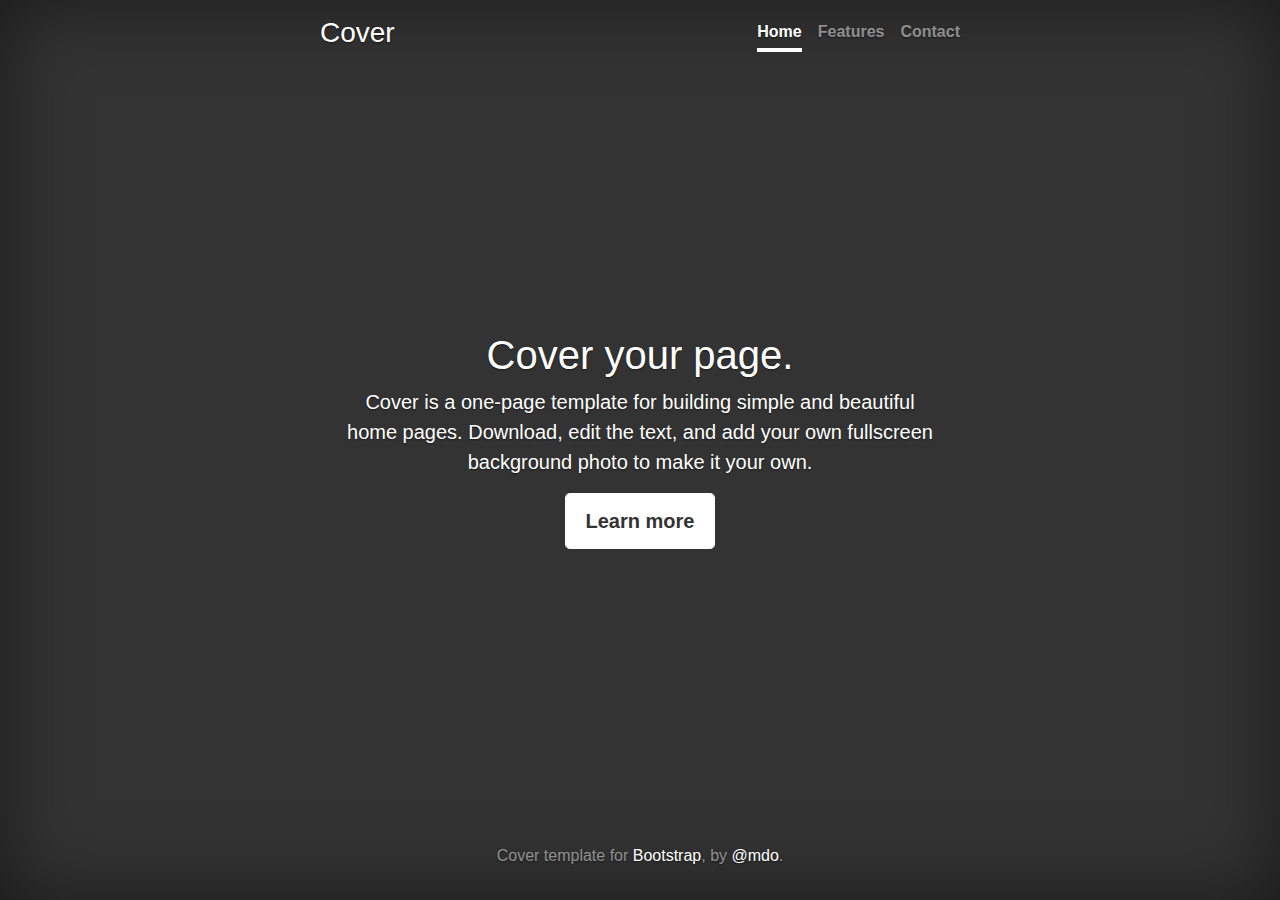
<file: bootstrap-4.0.0 2/docs/4.0/examples/cover/index.html>
<!doctype html>
<html lang="en">
  <head>
    <meta charset="utf-8">
    <meta name="viewport" content="width=device-width, initial-scale=1, shrink-to-fit=no">
    <meta name="description" content="">
    <meta name="author" content="">
    <link rel="icon" href="../../../../favicon.ico">

    <title>Cover Template for Bootstrap</title>

    <!-- Bootstrap core CSS -->
    <link href="../../../../dist/css/bootstrap.min.css" rel="stylesheet">

    <!-- Custom styles for this template -->
    <link href="cover.css" rel="stylesheet">
  </head>

  <body class="text-center">

    <div class="cover-container d-flex h-100 p-3 mx-auto flex-column">
      <header class="masthead mb-auto">
        <div class="inner">
          <h3 class="masthead-brand">Cover</h3>
          <nav class="nav nav-masthead justify-content-center">
            <a class="nav-link active" href="#">Home</a>
            <a class="nav-link" href="#">Features</a>
            <a class="nav-link" href="#">Contact</a>
          </nav>
        </div>
      </header>

      <main role="main" class="inner cover">
        <h1 class="cover-heading">Cover your page.</h1>
        <p class="lead">Cover is a one-page template for building simple and beautiful home pages. Download, edit the text, and add your own fullscreen background photo to make it your own.</p>
        <p class="lead">
          <a href="#" class="btn btn-lg btn-secondary">Learn more</a>
        </p>
      </main>

      <footer class="mastfoot mt-auto">
        <div class="inner">
          <p>Cover template for <a href="https://getbootstrap.com/">Bootstrap</a>, by <a href="https://twitter.com/mdo">@mdo</a>.</p>
        </div>
      </footer>
    </div>


    <!-- Bootstrap core JavaScript
    ================================================== -->
    <!-- Placed at the end of the document so the pages load faster -->
    <script src="https://code.jquery.com/jquery-3.2.1.slim.min.js" integrity="sha384-KJ3o2DKtIkvYIK3UENzmM7KCkRr/rE9/Qpg6aAZGJwFDMVNA/GpGFF93hXpG5KkN" crossorigin="anonymous"></script>
    <script>window.jQuery || document.write('<script src="../../../../assets/js/vendor/jquery-slim.min.js"><\/script>')</script>
    <script src="../../../../assets/js/vendor/popper.min.js"></script>
    <script src="../../../../dist/js/bootstrap.min.js"></script>
  </body>
</html>
</file>
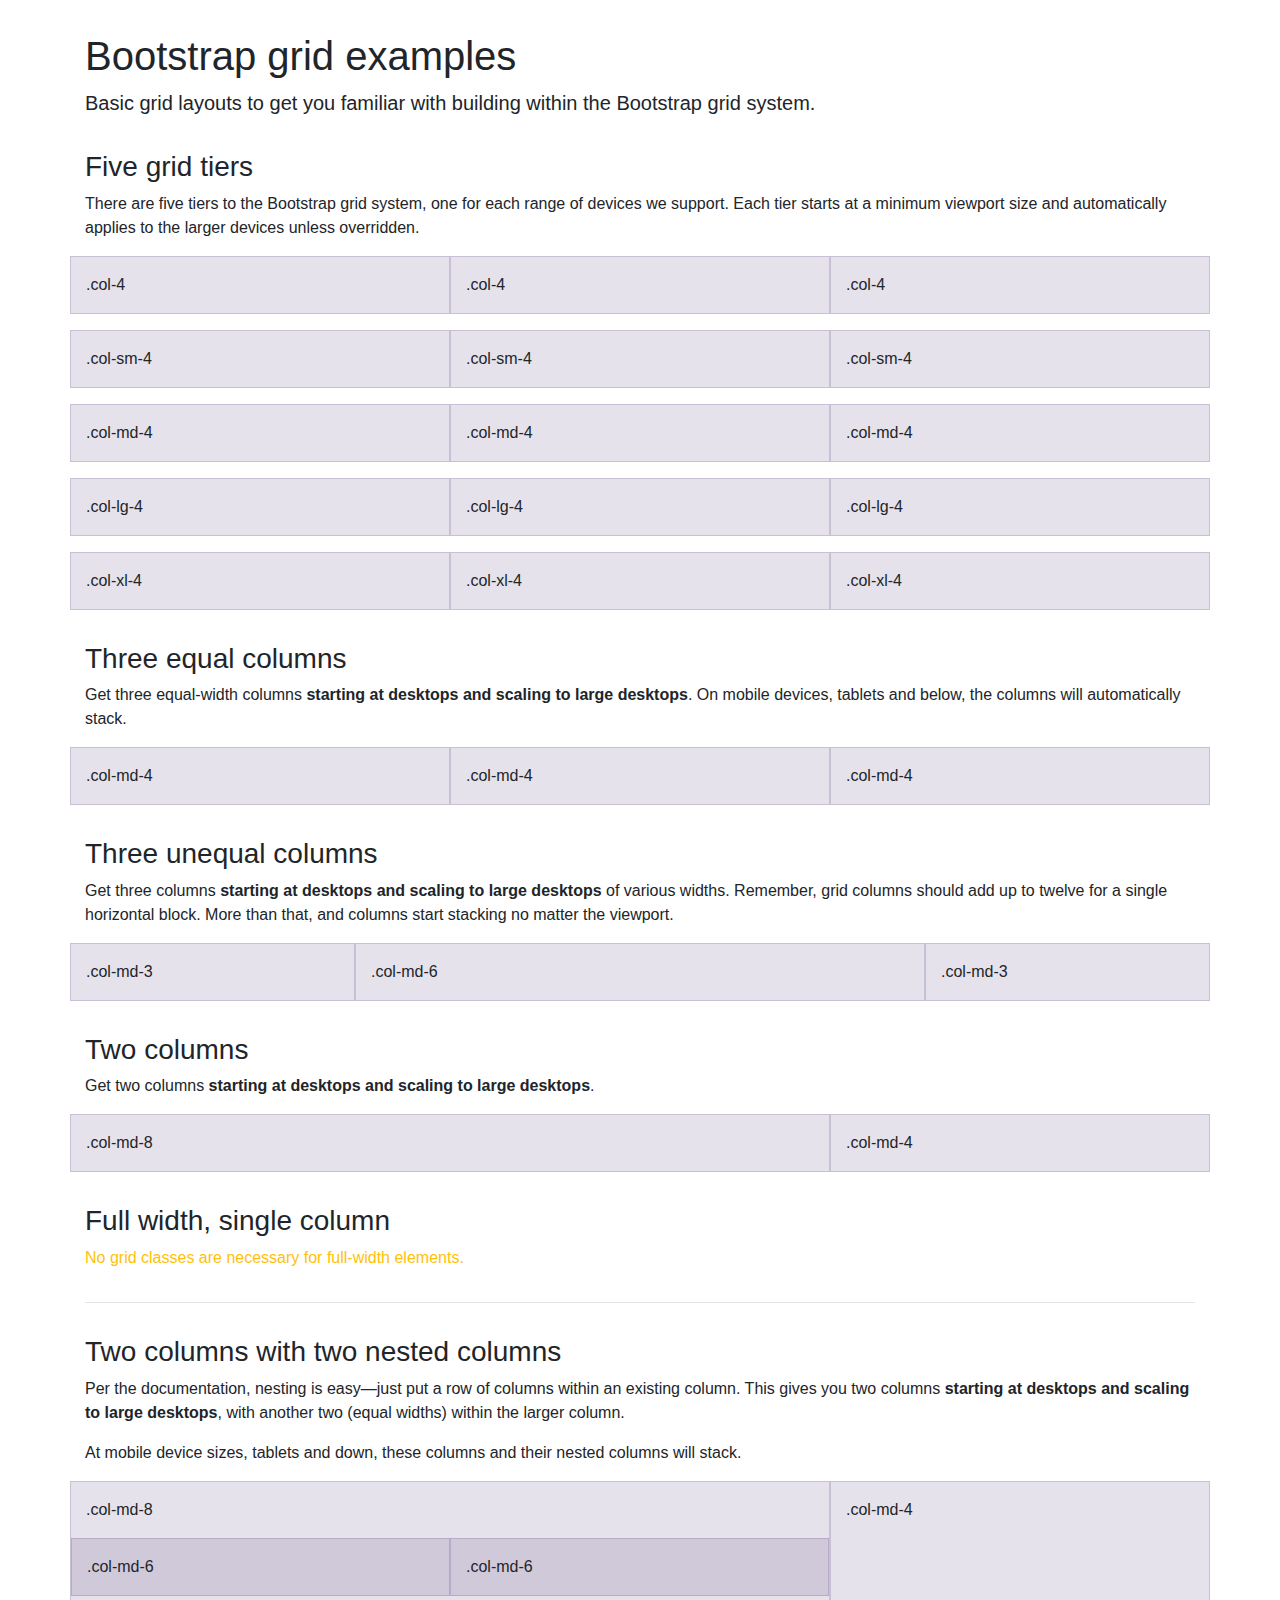
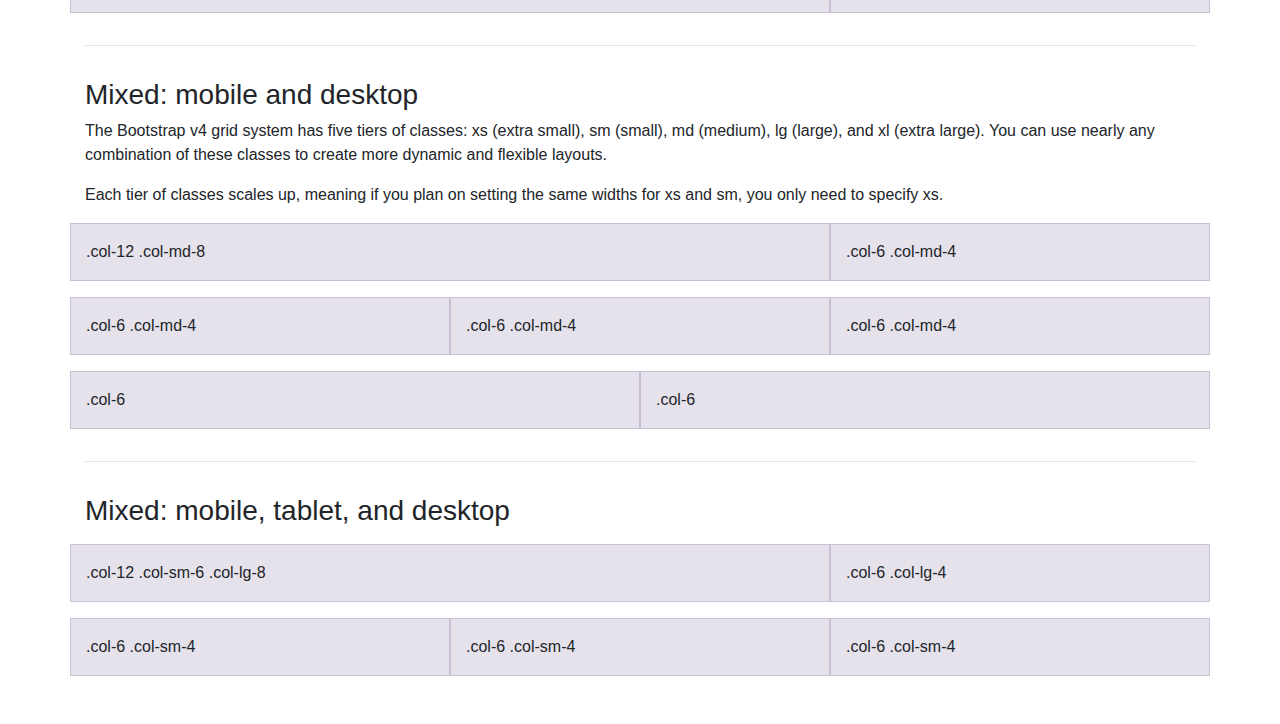
<file: bootstrap-4.0.0 2/docs/4.0/examples/grid/index.html>
<!doctype html>
<html lang="en">
  <head>
    <meta charset="utf-8">
    <meta name="viewport" content="width=device-width, initial-scale=1, shrink-to-fit=no">
    <meta name="description" content="">
    <meta name="author" content="">
    <link rel="icon" href="../../../../favicon.ico">

    <title>Grid Template for Bootstrap</title>

    <!-- Bootstrap core CSS -->
    <link href="../../../../dist/css/bootstrap.min.css" rel="stylesheet">

    <!-- Custom styles for this template -->
    <link href="grid.css" rel="stylesheet">
  </head>

  <body>
    <div class="container">

      <h1>Bootstrap grid examples</h1>
      <p class="lead">Basic grid layouts to get you familiar with building within the Bootstrap grid system.</p>

      <h3>Five grid tiers</h3>
      <p>There are five tiers to the Bootstrap grid system, one for each range of devices we support. Each tier starts at a minimum viewport size and automatically applies to the larger devices unless overridden.</p>

      <div class="row">
        <div class="col-4">.col-4</div>
        <div class="col-4">.col-4</div>
        <div class="col-4">.col-4</div>
      </div>

      <div class="row">
        <div class="col-sm-4">.col-sm-4</div>
        <div class="col-sm-4">.col-sm-4</div>
        <div class="col-sm-4">.col-sm-4</div>
      </div>

      <div class="row">
        <div class="col-md-4">.col-md-4</div>
        <div class="col-md-4">.col-md-4</div>
        <div class="col-md-4">.col-md-4</div>
      </div>

      <div class="row">
        <div class="col-lg-4">.col-lg-4</div>
        <div class="col-lg-4">.col-lg-4</div>
        <div class="col-lg-4">.col-lg-4</div>
      </div>

      <div class="row">
        <div class="col-xl-4">.col-xl-4</div>
        <div class="col-xl-4">.col-xl-4</div>
        <div class="col-xl-4">.col-xl-4</div>
      </div>

      <h3>Three equal columns</h3>
      <p>Get three equal-width columns <strong>starting at desktops and scaling to large desktops</strong>. On mobile devices, tablets and below, the columns will automatically stack.</p>
      <div class="row">
        <div class="col-md-4">.col-md-4</div>
        <div class="col-md-4">.col-md-4</div>
        <div class="col-md-4">.col-md-4</div>
      </div>

      <h3>Three unequal columns</h3>
      <p>Get three columns <strong>starting at desktops and scaling to large desktops</strong> of various widths. Remember, grid columns should add up to twelve for a single horizontal block. More than that, and columns start stacking no matter the viewport.</p>
      <div class="row">
        <div class="col-md-3">.col-md-3</div>
        <div class="col-md-6">.col-md-6</div>
        <div class="col-md-3">.col-md-3</div>
      </div>

      <h3>Two columns</h3>
      <p>Get two columns <strong>starting at desktops and scaling to large desktops</strong>.</p>
      <div class="row">
        <div class="col-md-8">.col-md-8</div>
        <div class="col-md-4">.col-md-4</div>
      </div>

      <h3>Full width, single column</h3>
      <p class="text-warning">No grid classes are necessary for full-width elements.</p>

      <hr>

      <h3>Two columns with two nested columns</h3>
      <p>Per the documentation, nesting is easy—just put a row of columns within an existing column. This gives you two columns <strong>starting at desktops and scaling to large desktops</strong>, with another two (equal widths) within the larger column.</p>
      <p>At mobile device sizes, tablets and down, these columns and their nested columns will stack.</p>
      <div class="row">
        <div class="col-md-8">
          .col-md-8
          <div class="row">
            <div class="col-md-6">.col-md-6</div>
            <div class="col-md-6">.col-md-6</div>
          </div>
        </div>
        <div class="col-md-4">.col-md-4</div>
      </div>

      <hr>

      <h3>Mixed: mobile and desktop</h3>
      <p>The Bootstrap v4 grid system has five tiers of classes: xs (extra small), sm (small), md (medium), lg (large), and xl (extra large). You can use nearly any combination of these classes to create more dynamic and flexible layouts.</p>
      <p>Each tier of classes scales up, meaning if you plan on setting the same widths for xs and sm, you only need to specify xs.</p>
      <div class="row">
        <div class="col-12 col-md-8">.col-12 .col-md-8</div>
        <div class="col-6 col-md-4">.col-6 .col-md-4</div>
      </div>
      <div class="row">
        <div class="col-6 col-md-4">.col-6 .col-md-4</div>
        <div class="col-6 col-md-4">.col-6 .col-md-4</div>
        <div class="col-6 col-md-4">.col-6 .col-md-4</div>
      </div>
      <div class="row">
        <div class="col-6">.col-6</div>
        <div class="col-6">.col-6</div>
      </div>

      <hr>

      <h3>Mixed: mobile, tablet, and desktop</h3>
      <p></p>
      <div class="row">
        <div class="col-12 col-sm-6 col-lg-8">.col-12 .col-sm-6 .col-lg-8</div>
        <div class="col-6 col-lg-4">.col-6 .col-lg-4</div>
      </div>
      <div class="row">
        <div class="col-6 col-sm-4">.col-6 .col-sm-4</div>
        <div class="col-6 col-sm-4">.col-6 .col-sm-4</div>
        <div class="col-6 col-sm-4">.col-6 .col-sm-4</div>
      </div>

    </div> <!-- /container -->
  </body>
</html>
</file>
<file: bootstrap-4.0.0 2/docs/4.0/examples/album/album.css>
:root {
  --jumbotron-padding-y: 3rem;
}

.jumbotron {
  padding-top: var(--jumbotron-padding-y);
  padding-bottom: var(--jumbotron-padding-y);
  margin-bottom: 0;
  background-color: #fff;
}
@media (min-width: 768px) {
  .jumbotron {
    padding-top: calc(var(--jumbotron-padding-y) * 2);
    padding-bottom: calc(var(--jumbotron-padding-y) * 2);
  }
}

.jumbotron p:last-child {
  margin-bottom: 0;
}

.jumbotron-heading {
  font-weight: 300;
}

.jumbotron .container {
  max-width: 40rem;
}

footer {
  padding-top: 3rem;
  padding-bottom: 3rem;
}

footer p {
  margin-bottom: .25rem;
}

.box-shadow { box-shadow: 0 .25rem .75rem rgba(0, 0, 0, .05); }
</file>
<file: bootstrap-4.0.0 2/docs/4.0/examples/blog/blog.css>
/* stylelint-disable selector-list-comma-newline-after */

.blog-header {
  line-height: 1;
  border-bottom: 1px solid #e5e5e5;
}

.blog-header-logo {
  font-family: "Playfair Display", Georgia, "Times New Roman", serif;
  font-size: 2.25rem;
}

.blog-header-logo:hover {
  text-decoration: none;
}

h1, h2, h3, h4, h5, h6 {
  font-family: "Playfair Display", Georgia, "Times New Roman", serif;
}

.display-4 {
  font-size: 2.5rem;
}
@media (min-width: 768px) {
  .display-4 {
    font-size: 3rem;
  }
}

.nav-scroller {
  position: relative;
  z-index: 2;
  height: 2.75rem;
  overflow-y: hidden;
}

.nav-scroller .nav {
  display: -webkit-box;
  display: -ms-flexbox;
  display: flex;
  -ms-flex-wrap: nowrap;
  flex-wrap: nowrap;
  padding-bottom: 1rem;
  margin-top: -1px;
  overflow-x: auto;
  text-align: center;
  white-space: nowrap;
  -webkit-overflow-scrolling: touch;
}

.nav-scroller .nav-link {
  padding-top: .75rem;
  padding-bottom: .75rem;
  font-size: .875rem;
}

.card-img-right {
  height: 100%;
  border-radius: 0 3px 3px 0;
}

.flex-auto {
  -ms-flex: 0 0 auto;
  -webkit-box-flex: 0;
  flex: 0 0 auto;
}

.h-250 { height: 250px; }
@media (min-width: 768px) {
  .h-md-250 { height: 250px; }
}

.border-top { border-top: 1px solid #e5e5e5; }
.border-bottom { border-bottom: 1px solid #e5e5e5; }

.box-shadow { box-shadow: 0 .25rem .75rem rgba(0, 0, 0, .05); }

/*
 * Blog name and description
 */
.blog-title {
  margin-bottom: 0;
  font-size: 2rem;
  font-weight: 400;
}
.blog-description {
  font-size: 1.1rem;
  color: #999;
}

@media (min-width: 40em) {
  .blog-title {
    font-size: 3.5rem;
  }
}

/* Pagination */
.blog-pagination {
  margin-bottom: 4rem;
}
.blog-pagination > .btn {
  border-radius: 2rem;
}

/*
 * Blog posts
 */
.blog-post {
  margin-bottom: 4rem;
}
.blog-post-title {
  margin-bottom: .25rem;
  font-size: 2.5rem;
}
.blog-post-meta {
  margin-bottom: 1.25rem;
  color: #999;
}

/*
 * Footer
 */
.blog-footer {
  padding: 2.5rem 0;
  color: #999;
  text-align: center;
  background-color: #f9f9f9;
  border-top: .05rem solid #e5e5e5;
}
.blog-footer p:last-child {
  margin-bottom: 0;
}
</file>
<file: bootstrap-4.0.0 2/docs/4.0/examples/carousel/carousel.css>
/* GLOBAL STYLES
-------------------------------------------------- */
/* Padding below the footer and lighter body text */

body {
  padding-top: 3rem;
  padding-bottom: 3rem;
  color: #5a5a5a;
}


/* CUSTOMIZE THE CAROUSEL
-------------------------------------------------- */

/* Carousel base class */
.carousel {
  margin-bottom: 4rem;
}
/* Since positioning the image, we need to help out the caption */
.carousel-caption {
  bottom: 3rem;
  z-index: 10;
}

/* Declare heights because of positioning of img element */
.carousel-item {
  height: 32rem;
  background-color: #777;
}
.carousel-item > img {
  position: absolute;
  top: 0;
  left: 0;
  min-width: 100%;
  height: 32rem;
}


/* MARKETING CONTENT
-------------------------------------------------- */

/* Center align the text within the three columns below the carousel */
.marketing .col-lg-4 {
  margin-bottom: 1.5rem;
  text-align: center;
}
.marketing h2 {
  font-weight: 400;
}
.marketing .col-lg-4 p {
  margin-right: .75rem;
  margin-left: .75rem;
}


/* Featurettes
------------------------- */

.featurette-divider {
  margin: 5rem 0; /* Space out the Bootstrap <hr> more */
}

/* Thin out the marketing headings */
.featurette-heading {
  font-weight: 300;
  line-height: 1;
  letter-spacing: -.05rem;
}


/* RESPONSIVE CSS
-------------------------------------------------- */

@media (min-width: 40em) {
  /* Bump up size of carousel content */
  .carousel-caption p {
    margin-bottom: 1.25rem;
    font-size: 1.25rem;
    line-height: 1.4;
  }

  .featurette-heading {
    font-size: 50px;
  }
}

@media (min-width: 62em) {
  .featurette-heading {
    margin-top: 7rem;
  }
}
</file>
<file: bootstrap-4.0.0 2/docs/4.0/examples/cover/cover.css>
/*
 * Globals
 */

/* Links */
a,
a:focus,
a:hover {
  color: #fff;
}

/* Custom default button */
.btn-secondary,
.btn-secondary:hover,
.btn-secondary:focus {
  color: #333;
  text-shadow: none; /* Prevent inheritance from `body` */
  background-color: #fff;
  border: .05rem solid #fff;
}


/*
 * Base structure
 */

html,
body {
  height: 100%;
  background-color: #333;
}

body {
  display: -ms-flexbox;
  display: -webkit-box;
  display: flex;
  -ms-flex-pack: center;
  -webkit-box-pack: center;
  justify-content: center;
  color: #fff;
  text-shadow: 0 .05rem .1rem rgba(0, 0, 0, .5);
  box-shadow: inset 0 0 5rem rgba(0, 0, 0, .5);
}

.cover-container {
  max-width: 42em;
}


/*
 * Header
 */
.masthead {
  margin-bottom: 2rem;
}

.masthead-brand {
  margin-bottom: 0;
}

.nav-masthead .nav-link {
  padding: .25rem 0;
  font-weight: 700;
  color: rgba(255, 255, 255, .5);
  background-color: transparent;
  border-bottom: .25rem solid transparent;
}

.nav-masthead .nav-link:hover,
.nav-masthead .nav-link:focus {
  border-bottom-color: rgba(255, 255, 255, .25);
}

.nav-masthead .nav-link + .nav-link {
  margin-left: 1rem;
}

.nav-masthead .active {
  color: #fff;
  border-bottom-color: #fff;
}

@media (min-width: 48em) {
  .masthead-brand {
    float: left;
  }
  .nav-masthead {
    float: right;
  }
}


/*
 * Cover
 */
.cover {
  padding: 0 1.5rem;
}
.cover .btn-lg {
  padding: .75rem 1.25rem;
  font-weight: 700;
}


/*
 * Footer
 */
.mastfoot {
  color: rgba(255, 255, 255, .5);
}
</file>
<file: bootstrap-4.0.0 2/docs/4.0/examples/grid/grid.css>
body {
  padding-top: 2rem;
  padding-bottom: 2rem;
}

h3 {
  margin-top: 2rem;
}

.row {
  margin-bottom: 1rem;
}
.row .row {
  margin-top: 1rem;
  margin-bottom: 0;
}
[class*="col-"] {
  padding-top: 1rem;
  padding-bottom: 1rem;
  background-color: rgba(86, 61, 124, .15);
  border: 1px solid rgba(86, 61, 124, .2);
}

hr {
  margin-top: 2rem;
  margin-bottom: 2rem;
}
</file>
<file: bootstrap-4.0.0 2/js/tests/vendor/qunit.css>
/*!
 * QUnit 2.4.1
 * https://qunitjs.com/
 *
 * Copyright jQuery Foundation and other contributors
 * Released under the MIT license
 * https://jquery.org/license
 *
 * Date: 2017-10-22T05:12Z
 */

/** Font Family and Sizes */

#qunit-tests, #qunit-header, #qunit-banner, #qunit-testrunner-toolbar, #qunit-filteredTest, #qunit-userAgent, #qunit-testresult {
	font-family: "Helvetica Neue Light", "HelveticaNeue-Light", "Helvetica Neue", Calibri, Helvetica, Arial, sans-serif;
}

#qunit-testrunner-toolbar, #qunit-filteredTest, #qunit-userAgent, #qunit-testresult, #qunit-tests li { font-size: small; }
#qunit-tests { font-size: smaller; }


/** Resets */

#qunit-tests, #qunit-header, #qunit-banner, #qunit-filteredTest, #qunit-userAgent, #qunit-testresult, #qunit-modulefilter {
	margin: 0;
	padding: 0;
}


/** Header (excluding toolbar) */

#qunit-header {
	padding: 0.5em 0 0.5em 1em;

	color: #8699A4;
	background-color: #0D3349;

	font-size: 1.5em;
	line-height: 1em;
	font-weight: 400;

	border-radius: 5px 5px 0 0;
}

#qunit-header a {
	text-decoration: none;
	color: #C2CCD1;
}

#qunit-header a:hover,
#qunit-header a:focus {
	color: #FFF;
}

#qunit-banner {
	height: 5px;
}

#qunit-filteredTest {
	padding: 0.5em 1em 0.5em 1em;
	color: #366097;
	background-color: #F4FF77;
}

#qunit-userAgent {
	padding: 0.5em 1em 0.5em 1em;
	color: #FFF;
	background-color: #2B81AF;
	text-shadow: rgba(0, 0, 0, 0.5) 2px 2px 1px;
}


/** Toolbar */

#qunit-testrunner-toolbar {
	padding: 0.5em 1em 0.5em 1em;
	color: #5E740B;
	background-color: #EEE;
}

#qunit-testrunner-toolbar .clearfix {
	height: 0;
	clear: both;
}

#qunit-testrunner-toolbar label {
	display: inline-block;
}

#qunit-testrunner-toolbar input[type=checkbox],
#qunit-testrunner-toolbar input[type=radio] {
	margin: 3px;
	vertical-align: -2px;
}

#qunit-testrunner-toolbar input[type=text] {
	box-sizing: border-box;
	height: 1.6em;
}

.qunit-url-config,
.qunit-filter,
#qunit-modulefilter {
	display: inline-block;
	line-height: 2.1em;
}

.qunit-filter,
#qunit-modulefilter {
	float: right;
	position: relative;
	margin-left: 1em;
}

.qunit-url-config label {
	margin-right: 0.5em;
}

#qunit-modulefilter-search {
	box-sizing: border-box;
	width: 400px;
}

#qunit-modulefilter-search-container:after {
	position: absolute;
	right: 0.3em;
	content: "\25bc";
	color: black;
}

#qunit-modulefilter-dropdown {
	/* align with #qunit-modulefilter-search */
	box-sizing: border-box;
	width: 400px;
	position: absolute;
	right: 0;
	top: 50%;
	margin-top: 0.8em;

	border: 1px solid #D3D3D3;
	border-top: none;
	border-radius: 0 0 .25em .25em;
	color: #000;
	background-color: #F5F5F5;
	z-index: 99;
}

#qunit-modulefilter-dropdown a {
	color: inherit;
	text-decoration: none;
}

#qunit-modulefilter-dropdown .clickable.checked {
	font-weight: bold;
	color: #000;
	background-color: #D2E0E6;
}

#qunit-modulefilter-dropdown .clickable:hover {
	color: #FFF;
	background-color: #0D3349;
}

#qunit-modulefilter-actions {
	display: block;
	overflow: auto;

	/* align with #qunit-modulefilter-dropdown-list */
	font: smaller/1.5em sans-serif;
}

#qunit-modulefilter-dropdown #qunit-modulefilter-actions > * {
	box-sizing: border-box;
	max-height: 2.8em;
	display: block;
	padding: 0.4em;
}

#qunit-modulefilter-dropdown #qunit-modulefilter-actions > button {
	float: right;
	font: inherit;
}

#qunit-modulefilter-dropdown #qunit-modulefilter-actions > :last-child {
	/* insert padding to align with checkbox margins */
	padding-left: 3px;
}

#qunit-modulefilter-dropdown-list {
	max-height: 200px;
	overflow-y: auto;
	margin: 0;
	border-top: 2px groove threedhighlight;
	padding: 0.4em 0 0;
	font: smaller/1.5em sans-serif;
}

#qunit-modulefilter-dropdown-list li {
	white-space: nowrap;
	overflow: hidden;
	text-overflow: ellipsis;
}

#qunit-modulefilter-dropdown-list .clickable {
	display: block;
	padding-left: 0.15em;
}


/** Tests: Pass/Fail */

#qunit-tests {
	list-style-position: inside;
}

#qunit-tests li {
	padding: 0.4em 1em 0.4em 1em;
	border-bottom: 1px solid #FFF;
	list-style-position: inside;
}

#qunit-tests > li {
	display: none;
}

#qunit-tests li.running,
#qunit-tests li.pass,
#qunit-tests li.fail,
#qunit-tests li.skipped,
#qunit-tests li.aborted {
	display: list-item;
}

#qunit-tests.hidepass {
	position: relative;
}

#qunit-tests.hidepass li.running,
#qunit-tests.hidepass li.pass:not(.todo) {
	visibility: hidden;
	position: absolute;
	width:   0;
	height:  0;
	padding: 0;
	border:  0;
	margin:  0;
}

#qunit-tests li strong {
	cursor: pointer;
}

#qunit-tests li.skipped strong {
	cursor: default;
}

#qunit-tests li a {
	padding: 0.5em;
	color: #C2CCD1;
	text-decoration: none;
}

#qunit-tests li p a {
	padding: 0.25em;
	color: #6B6464;
}
#qunit-tests li a:hover,
#qunit-tests li a:focus {
	color: #000;
}

#qunit-tests li .runtime {
	float: right;
	font-size: smaller;
}

.qunit-assert-list {
	margin-top: 0.5em;
	padding: 0.5em;

	background-color: #FFF;

	border-radius: 5px;
}

.qunit-source {
	margin: 0.6em 0 0.3em;
}

.qunit-collapsed {
	display: none;
}

#qunit-tests table {
	border-collapse: collapse;
	margin-top: 0.2em;
}

#qunit-tests th {
	text-align: right;
	vertical-align: top;
	padding: 0 0.5em 0 0;
}

#qunit-tests td {
	vertical-align: top;
}

#qunit-tests pre {
	margin: 0;
	white-space: pre-wrap;
	word-wrap: break-word;
}

#qunit-tests del {
	color: #374E0C;
	background-color: #E0F2BE;
	text-decoration: none;
}

#qunit-tests ins {
	color: #500;
	background-color: #FFCACA;
	text-decoration: none;
}

/*** Test Counts */

#qunit-tests b.counts                       { color: #000; }
#qunit-tests b.passed                       { color: #5E740B; }
#qunit-tests b.failed                       { color: #710909; }

#qunit-tests li li {
	padding: 5px;
	background-color: #FFF;
	border-bottom: none;
	list-style-position: inside;
}

/*** Passing Styles */

#qunit-tests li li.pass {
	color: #3C510C;
	background-color: #FFF;
	border-left: 10px solid #C6E746;
}

#qunit-tests .pass                          { color: #528CE0; background-color: #D2E0E6; }
#qunit-tests .pass .test-name               { color: #366097; }

#qunit-tests .pass .test-actual,
#qunit-tests .pass .test-expected           { color: #999; }

#qunit-banner.qunit-pass                    { background-color: #C6E746; }

/*** Failing Styles */

#qunit-tests li li.fail {
	color: #710909;
	background-color: #FFF;
	border-left: 10px solid #EE5757;
	white-space: pre;
}

#qunit-tests > li:last-child {
	border-radius: 0 0 5px 5px;
}

#qunit-tests .fail                          { color: #000; background-color: #EE5757; }
#qunit-tests .fail .test-name,
#qunit-tests .fail .module-name             { color: #000; }

#qunit-tests .fail .test-actual             { color: #EE5757; }
#qunit-tests .fail .test-expected           { color: #008000; }

#qunit-banner.qunit-fail                    { background-color: #EE5757; }


/*** Aborted tests */
#qunit-tests .aborted { color: #000; background-color: orange; }
/*** Skipped tests */

#qunit-tests .skipped {
	background-color: #EBECE9;
}

#qunit-tests .qunit-todo-label,
#qunit-tests .qunit-skipped-label {
	background-color: #F4FF77;
	display: inline-block;
	font-style: normal;
	color: #366097;
	line-height: 1.8em;
	padding: 0 0.5em;
	margin: -0.4em 0.4em -0.4em 0;
}

#qunit-tests .qunit-todo-label {
	background-color: #EEE;
}

/** Result */

#qunit-testresult {
	color: #2B81AF;
	background-color: #D2E0E6;

	border-bottom: 1px solid #FFF;
}
#qunit-testresult .clearfix {
	height: 0;
	clear: both;
}
#qunit-testresult .module-name {
	font-weight: 700;
}
#qunit-testresult-display {
	padding: 0.5em 1em 0.5em 1em;
	width: 85%;
	float:left;
}
#qunit-testresult-controls {
	padding: 0.5em 1em 0.5em 1em;
  width: 10%;
	float:left;
}

/** Fixture */

#qunit-fixture {
	position: absolute;
	top: -10000px;
	left: -10000px;
	width: 1000px;
	height: 1000px;
}
</file>
